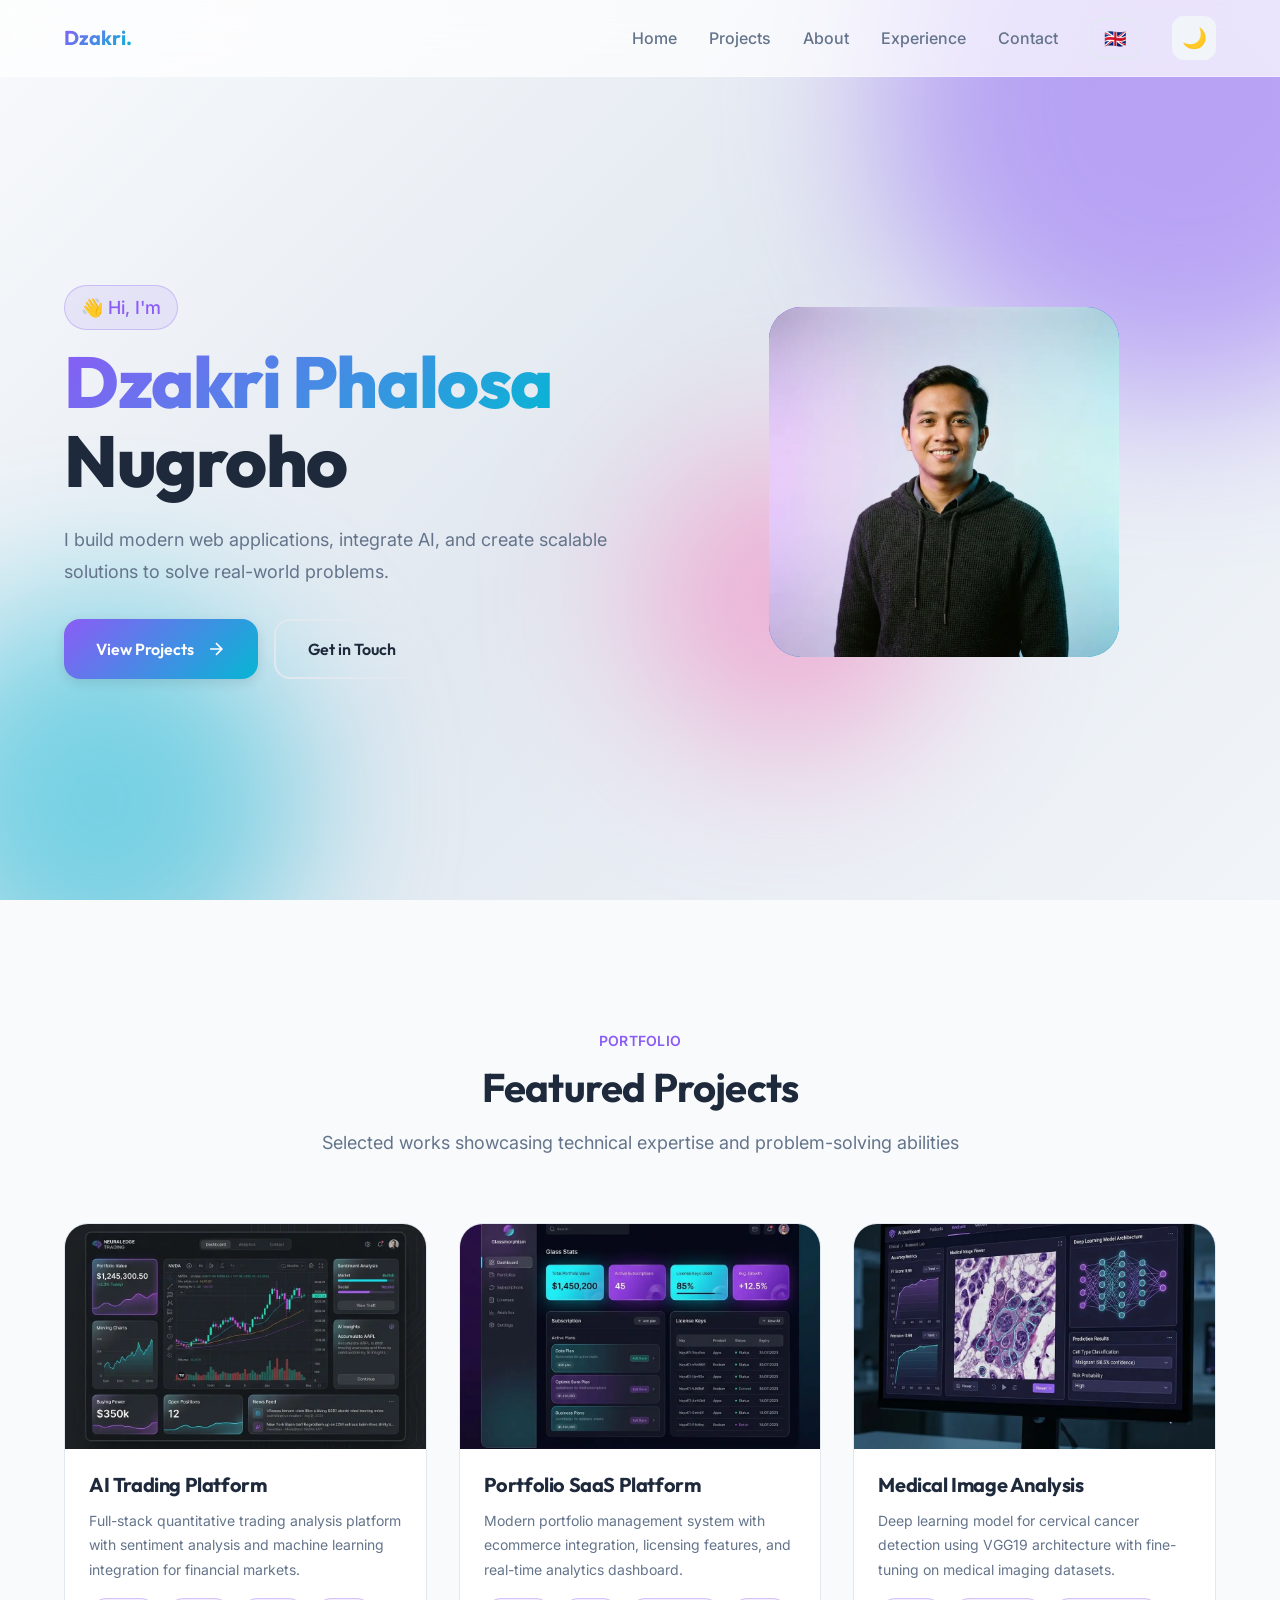
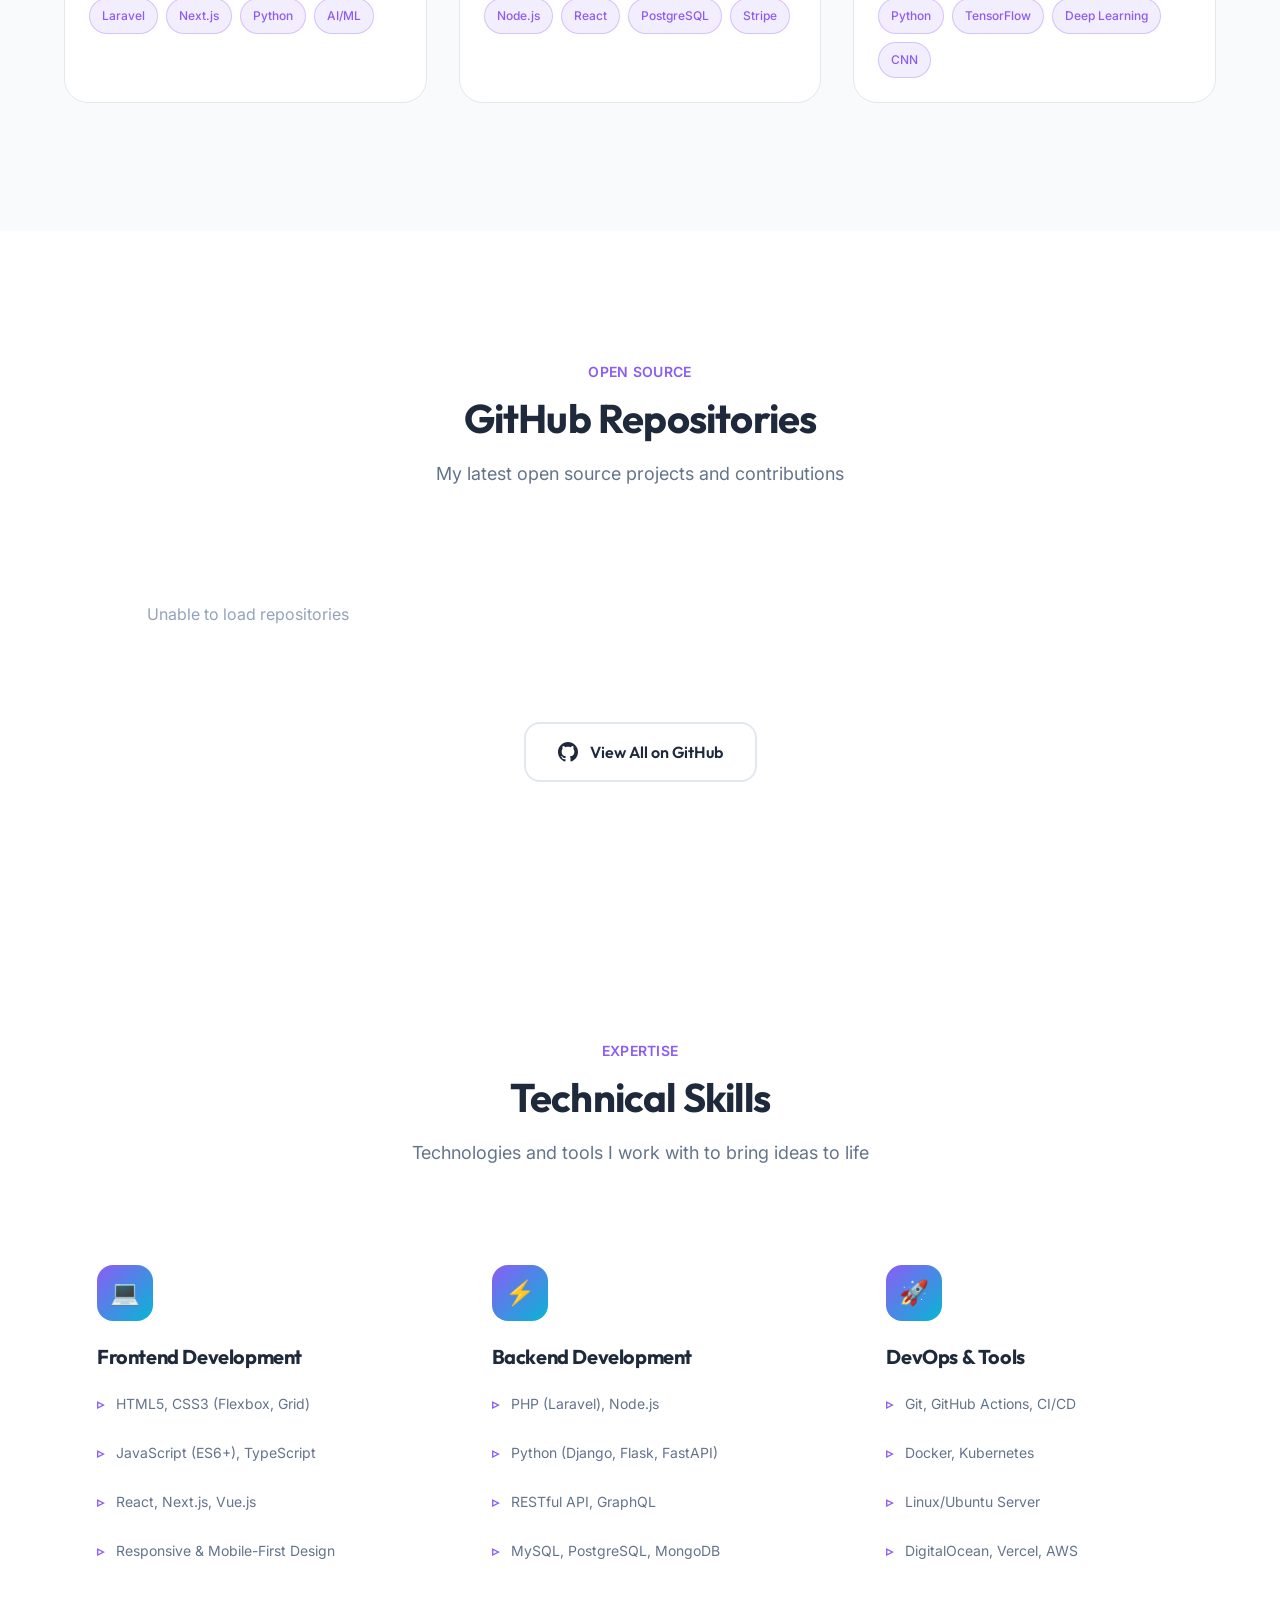
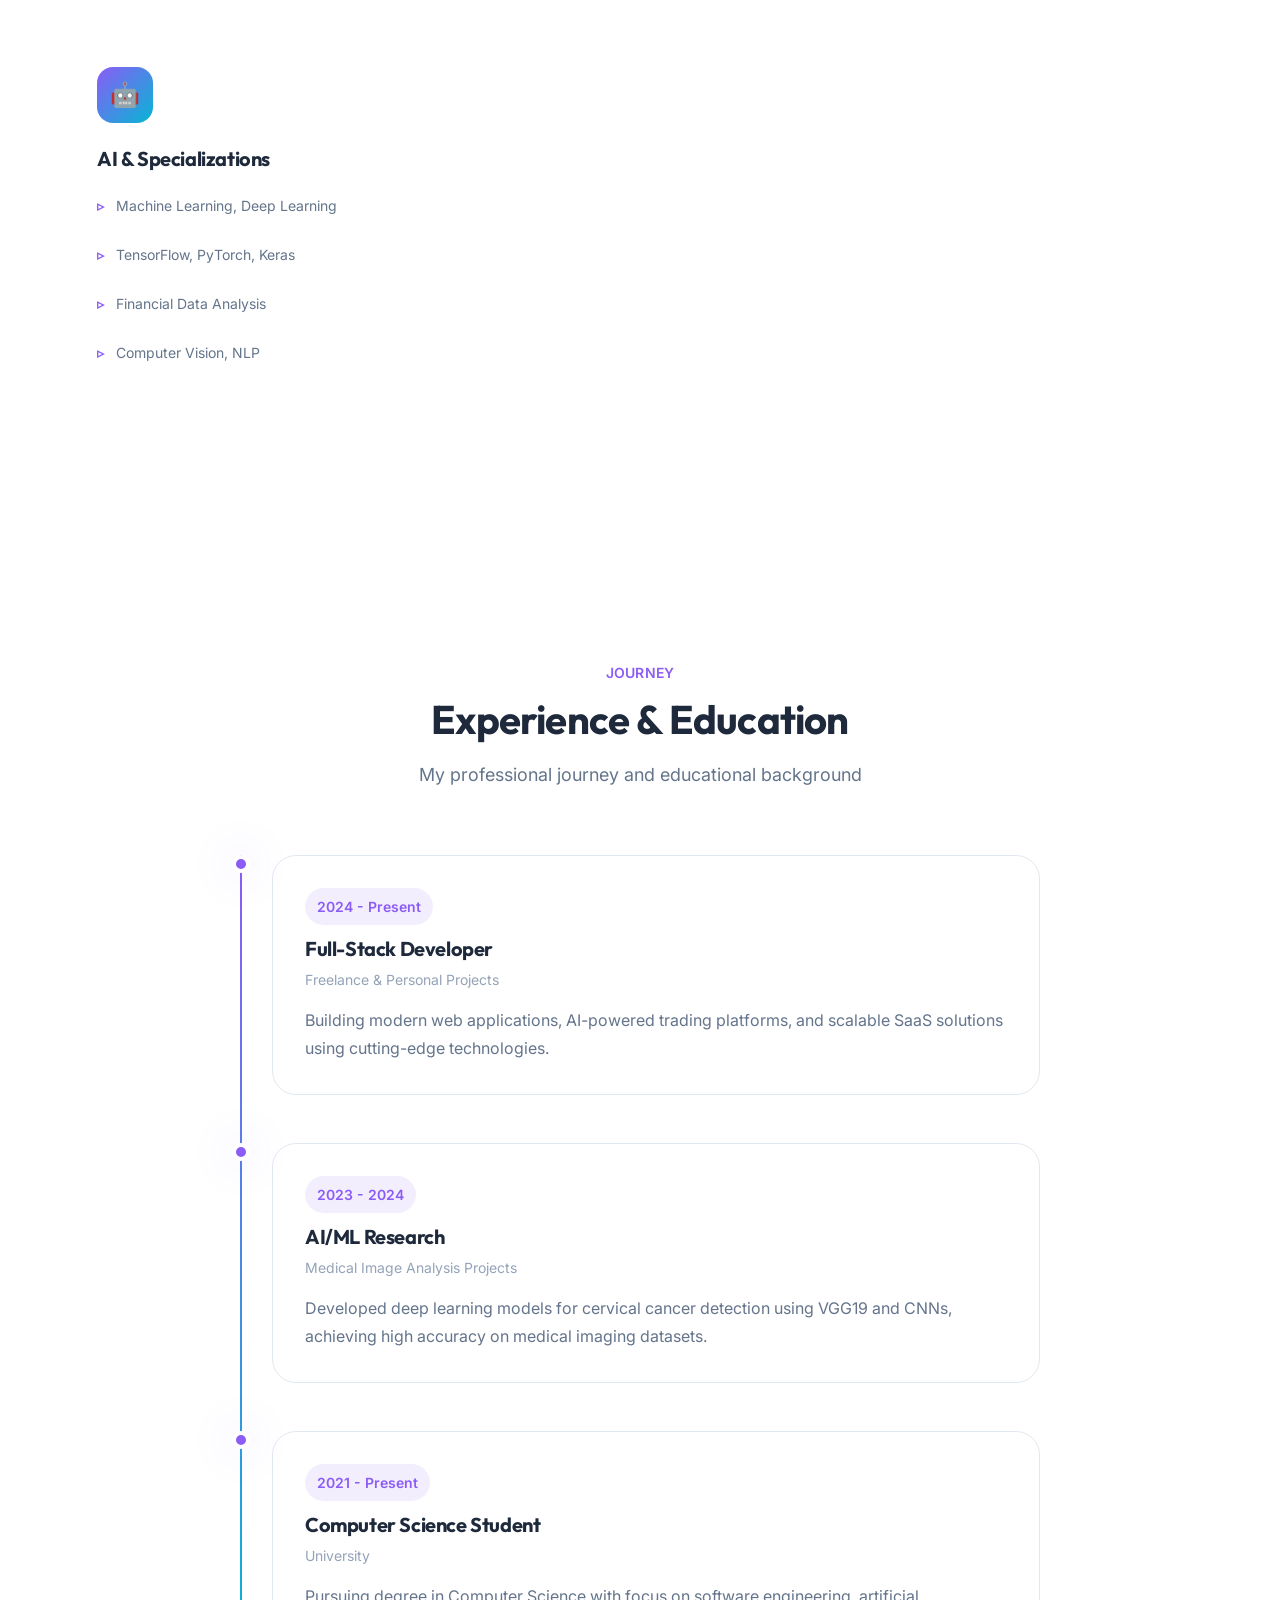
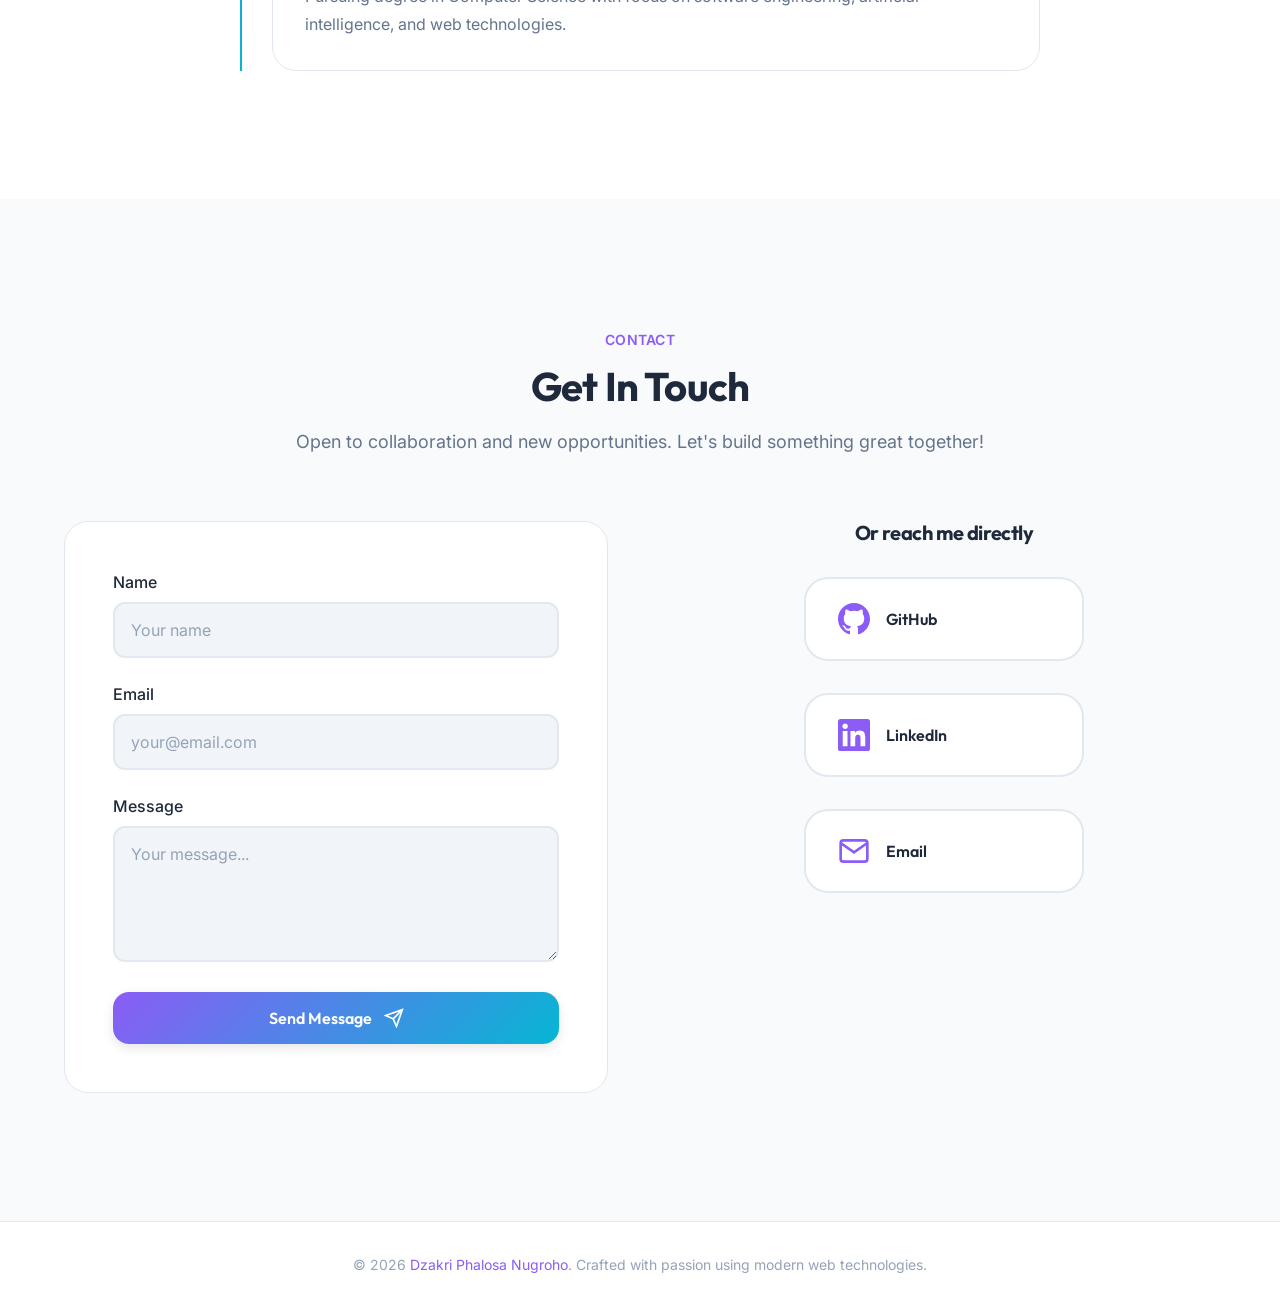
<file: index.html>
<!DOCTYPE html>
<html lang="id">

<head>
    <meta charset="UTF-8">
    <meta name="viewport" content="width=device-width, initial-scale=1.0">

    <!-- SEO Meta Tags -->
    <meta name="description"
        content="Portfolio Dzakri Phalosa Nugroho - Full-Stack Developer yang fokus pada modern web technologies, AI integration, dan scalable applications.">
    <meta name="keywords"
        content="Dzakri Phalosa Nugroho, full-stack developer, web developer, portfolio, AI, machine learning, Laravel, React, Next.js">
    <meta name="author" content="Dzakri Phalosa Nugroho">
    <meta name="robots" content="index, follow">

    <!-- Open Graph -->
    <meta property="og:title" content="Dzakri Phalosa Nugroho - Full-Stack Developer">
    <meta property="og:description"
        content="Portfolio profesional developer dengan fokus pada modern web technologies dan AI integration">
    <meta property="og:type" content="website">
    <meta property="og:url" content="https://kanekicraynet.github.io">
    <meta property="og:image" content="https://kanekicraynet.github.io/assets/images/og-image.png">

    <!-- Twitter Card -->
    <meta name="twitter:card" content="summary_large_image">
    <meta name="twitter:title" content="Dzakri Phalosa Nugroho - Full-Stack Developer">
    <meta name="twitter:description"
        content="Portfolio profesional developer dengan fokus pada modern web technologies">

    <title>Dzakri Phalosa Nugroho | Full-Stack Developer & Portfolio</title>

    <!-- Preconnect to Google Fonts -->
    <link rel="preconnect" href="https://fonts.googleapis.com">
    <link rel="preconnect" href="https://fonts.gstatic.com" crossorigin>

    <!-- Stylesheets -->
    <link rel="stylesheet" href="assets/css/variables.css">
    <link rel="stylesheet" href="assets/css/base.css">
    <link rel="stylesheet" href="assets/css/main.css">

    <!-- Favicon -->
    <link rel="icon" type="image/svg+xml" href="assets/images/favicon.svg">
    <link rel="apple-touch-icon" href="assets/images/icon-192.png">

    <!-- PWA Manifest -->
    <link rel="manifest" href="manifest.json">
    <meta name="theme-color" content="#8b5cf6">

    <!-- Theme Script (runs immediately to prevent flash) -->
    <script>
        const theme = localStorage.getItem('theme') || (window.matchMedia('(prefers-color-scheme: dark)').matches ? 'dark' : 'light');
        document.documentElement.setAttribute('data-theme', theme);
    </script>
</head>

<body>
    <!-- Navigation -->
    <nav class="navbar" role="navigation" aria-label="Main navigation">
        <div class="container">
            <a href="#home" class="logo" aria-label="Home">
                <span>Dzakri</span><span style="color: var(--color-secondary);">.</span>
            </a>

            <button class="nav-toggle" aria-label="Toggle menu" aria-expanded="false">
                <span></span>
                <span></span>
                <span></span>
            </button>

            <ul class="nav-menu">
                <li><a href="#home" data-i18n="nav.home">Home</a></li>
                <li><a href="#projects" data-i18n="nav.projects">Projects</a></li>
                <li><a href="#about" data-i18n="nav.about">About</a></li>
                <li><a href="#experience" data-i18n="nav.experience">Experience</a></li>
                <li><a href="#contact" data-i18n="nav.contact">Contact</a></li>
                <li><button id="lang-toggle" aria-label="Switch language">🇬🇧</button></li>
                <li><button id="theme-toggle" aria-label="Toggle dark mode">🌙</button></li>
            </ul>
        </div>
    </nav>

    <!-- Hero Section -->
    <header class="hero" id="home">
        <!-- Animated Background -->
        <div class="hero-bg">
            <div class="hero-bg-shape"></div>
            <div class="hero-bg-shape"></div>
            <div class="hero-bg-shape"></div>
        </div>

        <div class="container">
            <div class="hero-content">
                <span class="hero-subtitle" data-i18n="hero.greeting"><span class="wave-emoji">👋</span> Hi, I'm</span>
                <h1 class="hero-title">
                    <span class="gradient-text">Dzakri Phalosa</span>
                    <br>Nugroho
                </h1>
                <p class="hero-description" data-i18n="hero.subtitle">
                    <span class="typing-text">Full-Stack Developer</span> specializing in modern web technologies,
                    AI integration, and building scalable applications that make a difference.
                </p>

                <div class="hero-cta">
                    <a href="#projects" class="btn btn-primary">
                        <span>View Projects</span>
                        <svg width="20" height="20" viewBox="0 0 24 24" fill="none" stroke="currentColor"
                            stroke-width="2">
                            <path d="M5 12h14M12 5l7 7-7 7" />
                        </svg>
                    </a>
                    <a href="#contact" class="btn btn-secondary">
                        <span>Get in Touch</span>
                    </a>
                </div>
            </div>

            <div class="hero-visual">
                <div class="profile-card">
                    <img src="assets/images/profile.webp" alt="Dzakri Phalosa Nugroho" width="350" height="350"
                        loading="eager">
                </div>
            </div>
        </div>
    </header>

    <!-- Projects Section -->
    <section class="projects" id="projects">
        <div class="container">
            <div class="section-header reveal">
                <span class="section-tag">Portfolio</span>
                <h2 class="section-title">Featured Projects</h2>
                <p class="section-subtitle">Selected works showcasing technical expertise and problem-solving abilities
                </p>
            </div>

            <div class="project-grid">
                <!-- Project Card 1 -->
                <article class="project-card">
                    <div class="project-image">
                        <img src="assets/images/projects/project1.webp" alt="AI Trading Platform" width="600"
                            height="400" loading="lazy">
                        <div class="project-overlay">
                            <div class="project-links">
                                <a href="https://github.com/KanekiCraynet/project1" class="icon-link"
                                    aria-label="View code on GitHub" target="_blank" rel="noopener">
                                    <svg width="20" height="20" viewBox="0 0 24 24" fill="currentColor">
                                        <path
                                            d="M12 0c-6.626 0-12 5.373-12 12 0 5.302 3.438 9.8 8.207 11.387.599.111.793-.261.793-.577v-2.234c-3.338.726-4.033-1.416-4.033-1.416-.546-1.387-1.333-1.756-1.333-1.756-1.089-.745.083-.729.083-.729 1.205.084 1.839 1.237 1.839 1.237 1.07 1.834 2.807 1.304 3.492.997.107-.775.418-1.305.762-1.604-2.665-.305-5.467-1.334-5.467-5.931 0-1.311.469-2.381 1.236-3.221-.124-.303-.535-1.524.117-3.176 0 0 1.008-.322 3.301 1.23.957-.266 1.983-.399 3.003-.404 1.02.005 2.047.138 3.006.404 2.291-1.552 3.297-1.23 3.297-1.23.653 1.653.242 2.874.118 3.176.77.84 1.235 1.911 1.235 3.221 0 4.609-2.807 5.624-5.479 5.921.43.372.823 1.102.823 2.222v3.293c0 .319.192.694.801.576 4.765-1.589 8.199-6.086 8.199-11.386 0-6.627-5.373-12-12-12z" />
                                    </svg>
                                </a>
                                <a href="#" class="icon-link" aria-label="View live demo" target="_blank"
                                    rel="noopener">
                                    <svg width="20" height="20" viewBox="0 0 24 24" fill="none" stroke="currentColor"
                                        stroke-width="2">
                                        <path d="M18 13v6a2 2 0 0 1-2 2H5a2 2 0 0 1-2-2V8a2 2 0 0 1 2-2h6" />
                                        <polyline points="15 3 21 3 21 9" />
                                        <line x1="10" y1="14" x2="21" y2="3" />
                                    </svg>
                                </a>
                            </div>
                        </div>
                    </div>

                    <div class="project-content">
                        <h3>AI Trading Platform</h3>
                        <p>Full-stack quantitative trading analysis platform with sentiment analysis and machine
                            learning integration for financial markets.</p>

                        <div class="project-tags">
                            <span class="tag">Laravel</span>
                            <span class="tag">Next.js</span>
                            <span class="tag">Python</span>
                            <span class="tag">AI/ML</span>
                        </div>
                    </div>
                </article>

                <!-- Project Card 2 -->
                <article class="project-card">
                    <div class="project-image">
                        <img src="assets/images/projects/project2.webp" alt="Portfolio SaaS Platform" width="600"
                            height="400" loading="lazy">
                        <div class="project-overlay">
                            <div class="project-links">
                                <a href="https://github.com/KanekiCraynet/project2" class="icon-link"
                                    aria-label="View code on GitHub" target="_blank" rel="noopener">
                                    <svg width="20" height="20" viewBox="0 0 24 24" fill="currentColor">
                                        <path
                                            d="M12 0c-6.626 0-12 5.373-12 12 0 5.302 3.438 9.8 8.207 11.387.599.111.793-.261.793-.577v-2.234c-3.338.726-4.033-1.416-4.033-1.416-.546-1.387-1.333-1.756-1.333-1.756-1.089-.745.083-.729.083-.729 1.205.084 1.839 1.237 1.839 1.237 1.07 1.834 2.807 1.304 3.492.997.107-.775.418-1.305.762-1.604-2.665-.305-5.467-1.334-5.467-5.931 0-1.311.469-2.381 1.236-3.221-.124-.303-.535-1.524.117-3.176 0 0 1.008-.322 3.301 1.23.957-.266 1.983-.399 3.003-.404 1.02.005 2.047.138 3.006.404 2.291-1.552 3.297-1.23 3.297-1.23.653 1.653.242 2.874.118 3.176.77.84 1.235 1.911 1.235 3.221 0 4.609-2.807 5.624-5.479 5.921.43.372.823 1.102.823 2.222v3.293c0 .319.192.694.801.576 4.765-1.589 8.199-6.086 8.199-11.386 0-6.627-5.373-12-12-12z" />
                                    </svg>
                                </a>
                                <a href="#" class="icon-link" aria-label="View live demo" target="_blank"
                                    rel="noopener">
                                    <svg width="20" height="20" viewBox="0 0 24 24" fill="none" stroke="currentColor"
                                        stroke-width="2">
                                        <path d="M18 13v6a2 2 0 0 1-2 2H5a2 2 0 0 1-2-2V8a2 2 0 0 1 2-2h6" />
                                        <polyline points="15 3 21 3 21 9" />
                                        <line x1="10" y1="14" x2="21" y2="3" />
                                    </svg>
                                </a>
                            </div>
                        </div>
                    </div>

                    <div class="project-content">
                        <h3>Portfolio SaaS Platform</h3>
                        <p>Modern portfolio management system with ecommerce integration, licensing features, and
                            real-time analytics dashboard.</p>

                        <div class="project-tags">
                            <span class="tag">Node.js</span>
                            <span class="tag">React</span>
                            <span class="tag">PostgreSQL</span>
                            <span class="tag">Stripe</span>
                        </div>
                    </div>
                </article>

                <!-- Project Card 3 -->
                <article class="project-card">
                    <div class="project-image">
                        <img src="assets/images/projects/project3.webp" alt="Medical Image Analysis" width="600"
                            height="400" loading="lazy">
                        <div class="project-overlay">
                            <div class="project-links">
                                <a href="https://github.com/KanekiCraynet/project3" class="icon-link"
                                    aria-label="View code on GitHub" target="_blank" rel="noopener">
                                    <svg width="20" height="20" viewBox="0 0 24 24" fill="currentColor">
                                        <path
                                            d="M12 0c-6.626 0-12 5.373-12 12 0 5.302 3.438 9.8 8.207 11.387.599.111.793-.261.793-.577v-2.234c-3.338.726-4.033-1.416-4.033-1.416-.546-1.387-1.333-1.756-1.333-1.756-1.089-.745.083-.729.083-.729 1.205.084 1.839 1.237 1.839 1.237 1.07 1.834 2.807 1.304 3.492.997.107-.775.418-1.305.762-1.604-2.665-.305-5.467-1.334-5.467-5.931 0-1.311.469-2.381 1.236-3.221-.124-.303-.535-1.524.117-3.176 0 0 1.008-.322 3.301 1.23.957-.266 1.983-.399 3.003-.404 1.02.005 2.047.138 3.006.404 2.291-1.552 3.297-1.23 3.297-1.23.653 1.653.242 2.874.118 3.176.77.84 1.235 1.911 1.235 3.221 0 4.609-2.807 5.624-5.479 5.921.43.372.823 1.102.823 2.222v3.293c0 .319.192.694.801.576 4.765-1.589 8.199-6.086 8.199-11.386 0-6.627-5.373-12-12-12z" />
                                    </svg>
                                </a>
                                <a href="#" class="icon-link" aria-label="View live demo" target="_blank"
                                    rel="noopener">
                                    <svg width="20" height="20" viewBox="0 0 24 24" fill="none" stroke="currentColor"
                                        stroke-width="2">
                                        <path d="M18 13v6a2 2 0 0 1-2 2H5a2 2 0 0 1-2-2V8a2 2 0 0 1 2-2h6" />
                                        <polyline points="15 3 21 3 21 9" />
                                        <line x1="10" y1="14" x2="21" y2="3" />
                                    </svg>
                                </a>
                            </div>
                        </div>
                    </div>

                    <div class="project-content">
                        <h3>Medical Image Analysis</h3>
                        <p>Deep learning model for cervical cancer detection using VGG19 architecture with fine-tuning
                            on medical imaging datasets.</p>

                        <div class="project-tags">
                            <span class="tag">Python</span>
                            <span class="tag">TensorFlow</span>
                            <span class="tag">Deep Learning</span>
                            <span class="tag">CNN</span>
                        </div>
                    </div>
                </article>
            </div>
        </div>
    </section>

    <!-- GitHub Repos Section -->
    <section class="github-section" id="github">
        <div class="container">
            <div class="section-header reveal">
                <span class="section-tag" data-i18n="github.tag">Open Source</span>
                <h2 class="section-title" data-i18n="github.title">GitHub Repositories</h2>
                <p class="section-subtitle" data-i18n="github.subtitle">My latest open source projects and contributions
                </p>
            </div>

            <div id="github-stats" class="reveal"></div>

            <div id="github-repos" class="github-repos-grid reveal"></div>

            <div class="github-cta reveal">
                <a href="https://github.com/KanekiCraynet" class="btn btn-secondary" target="_blank" rel="noopener">
                    <svg width="20" height="20" viewBox="0 0 24 24" fill="currentColor">
                        <path
                            d="M12 0c-6.626 0-12 5.373-12 12 0 5.302 3.438 9.8 8.207 11.387.599.111.793-.261.793-.577v-2.234c-3.338.726-4.033-1.416-4.033-1.416-.546-1.387-1.333-1.756-1.333-1.756-1.089-.745.083-.729.083-.729 1.205.084 1.839 1.237 1.839 1.237 1.07 1.834 2.807 1.304 3.492.997.107-.775.418-1.305.762-1.604-2.665-.305-5.467-1.334-5.467-5.931 0-1.311.469-2.381 1.236-3.221-.124-.303-.535-1.524.117-3.176 0 0 1.008-.322 3.301 1.23.957-.266 1.983-.399 3.003-.404 1.02.005 2.047.138 3.006.404 2.291-1.552 3.297-1.23 3.297-1.23.653 1.653.242 2.874.118 3.176.77.84 1.235 1.911 1.235 3.221 0 4.609-2.807 5.624-5.479 5.921.43.372.823 1.102.823 2.222v3.293c0 .319.192.694.801.576 4.765-1.589 8.199-6.086 8.199-11.386 0-6.627-5.373-12-12-12z" />
                    </svg>
                    <span data-i18n="projects.viewAll">View All on GitHub</span>
                </a>
            </div>
        </div>
    </section>

    <!-- Skills Section -->
    <section class="skills" id="about">
        <div class="container">
            <div class="section-header reveal">
                <span class="section-tag">Expertise</span>
                <h2 class="section-title">Technical Skills</h2>
                <p class="section-subtitle">Technologies and tools I work with to bring ideas to life</p>
            </div>

            <div class="skills-grid">
                <div class="skill-category">
                    <div class="skill-icon">💻</div>
                    <h3>Frontend Development</h3>
                    <ul>
                        <li>HTML5, CSS3 (Flexbox, Grid)</li>
                        <li>JavaScript (ES6+), TypeScript</li>
                        <li>React, Next.js, Vue.js</li>
                        <li>Responsive & Mobile-First Design</li>
                    </ul>
                </div>

                <div class="skill-category">
                    <div class="skill-icon">⚡</div>
                    <h3>Backend Development</h3>
                    <ul>
                        <li>PHP (Laravel), Node.js</li>
                        <li>Python (Django, Flask, FastAPI)</li>
                        <li>RESTful API, GraphQL</li>
                        <li>MySQL, PostgreSQL, MongoDB</li>
                    </ul>
                </div>

                <div class="skill-category">
                    <div class="skill-icon">🚀</div>
                    <h3>DevOps & Tools</h3>
                    <ul>
                        <li>Git, GitHub Actions, CI/CD</li>
                        <li>Docker, Kubernetes</li>
                        <li>Linux/Ubuntu Server</li>
                        <li>DigitalOcean, Vercel, AWS</li>
                    </ul>
                </div>

                <div class="skill-category">
                    <div class="skill-icon">🤖</div>
                    <h3>AI & Specializations</h3>
                    <ul>
                        <li>Machine Learning, Deep Learning</li>
                        <li>TensorFlow, PyTorch, Keras</li>
                        <li>Financial Data Analysis</li>
                        <li>Computer Vision, NLP</li>
                    </ul>
                </div>
            </div>
        </div>
    </section>

    <!-- Experience Section -->
    <section class="experience" id="experience">
        <div class="container">
            <div class="section-header reveal">
                <span class="section-tag">Journey</span>
                <h2 class="section-title">Experience & Education</h2>
                <p class="section-subtitle">My professional journey and educational background</p>
            </div>

            <div class="timeline">
                <div class="timeline-item reveal">
                    <div class="timeline-marker"></div>
                    <div class="timeline-content">
                        <span class="timeline-date">2024 - Present</span>
                        <h3>Full-Stack Developer</h3>
                        <p class="timeline-company">Freelance & Personal Projects</p>
                        <p>Building modern web applications, AI-powered trading platforms, and scalable SaaS solutions
                            using cutting-edge technologies.</p>
                    </div>
                </div>

                <div class="timeline-item reveal">
                    <div class="timeline-marker"></div>
                    <div class="timeline-content">
                        <span class="timeline-date">2023 - 2024</span>
                        <h3>AI/ML Research</h3>
                        <p class="timeline-company">Medical Image Analysis Projects</p>
                        <p>Developed deep learning models for cervical cancer detection using VGG19 and CNNs, achieving
                            high accuracy on medical imaging datasets.</p>
                    </div>
                </div>

                <div class="timeline-item reveal">
                    <div class="timeline-marker"></div>
                    <div class="timeline-content">
                        <span class="timeline-date">2021 - Present</span>
                        <h3>Computer Science Student</h3>
                        <p class="timeline-company">University</p>
                        <p>Pursuing degree in Computer Science with focus on software engineering, artificial
                            intelligence, and web technologies.</p>
                    </div>
                </div>
            </div>
        </div>
    </section>

    <!-- Contact Section -->
    <section class="contact" id="contact">
        <div class="container">
            <div class="section-header reveal">
                <span class="section-tag">Contact</span>
                <h2 class="section-title">Get In Touch</h2>
                <p class="section-subtitle">Open to collaboration and new opportunities. Let's build something great
                    together!</p>
            </div>

            <div class="contact-wrapper">
                <!-- Contact Form -->
                <form class="contact-form reveal" action="https://formspree.io/f/xpwzjqkl" method="POST">
                    <div class="form-group">
                        <label for="name">Name</label>
                        <input type="text" id="name" name="name" required placeholder="Your name">
                    </div>
                    <div class="form-group">
                        <label for="email">Email</label>
                        <input type="email" id="email" name="email" required placeholder="your@email.com">
                    </div>
                    <div class="form-group">
                        <label for="message">Message</label>
                        <textarea id="message" name="message" rows="5" required
                            placeholder="Your message..."></textarea>
                    </div>
                    <button type="submit" class="btn btn-primary">
                        <span>Send Message</span>
                        <svg width="20" height="20" viewBox="0 0 24 24" fill="none" stroke="currentColor"
                            stroke-width="2">
                            <line x1="22" y1="2" x2="11" y2="13"></line>
                            <polygon points="22 2 15 22 11 13 2 9 22 2"></polygon>
                        </svg>
                    </button>
                </form>

                <!-- Social Links -->
                <div class="contact-info reveal">
                    <h3>Or reach me directly</h3>
                    <div class="contact-links">
                        <a href="https://github.com/KanekiCraynet" class="contact-card" target="_blank" rel="noopener">
                            <svg width="32" height="32" viewBox="0 0 24 24" fill="currentColor">
                                <path
                                    d="M12 0c-6.626 0-12 5.373-12 12 0 5.302 3.438 9.8 8.207 11.387.599.111.793-.261.793-.577v-2.234c-3.338.726-4.033-1.416-4.033-1.416-.546-1.387-1.333-1.756-1.333-1.756-1.089-.745.083-.729.083-.729 1.205.084 1.839 1.237 1.839 1.237 1.07 1.834 2.807 1.304 3.492.997.107-.775.418-1.305.762-1.604-2.665-.305-5.467-1.334-5.467-5.931 0-1.311.469-2.381 1.236-3.221-.124-.303-.535-1.524.117-3.176 0 0 1.008-.322 3.301 1.23.957-.266 1.983-.399 3.003-.404 1.02.005 2.047.138 3.006.404 2.291-1.552 3.297-1.23 3.297-1.23.653 1.653.242 2.874.118 3.176.77.84 1.235 1.911 1.235 3.221 0 4.609-2.807 5.624-5.479 5.921.43.372.823 1.102.823 2.222v3.293c0 .319.192.694.801.576 4.765-1.589 8.199-6.086 8.199-11.386 0-6.627-5.373-12-12-12z" />
                            </svg>
                            <span>GitHub</span>
                        </a>

                        <a href="https://linkedin.com/in/phalosanugroho" class="contact-card" target="_blank"
                            rel="noopener">
                            <svg width="32" height="32" viewBox="0 0 24 24" fill="currentColor">
                                <path
                                    d="M20.447 20.452h-3.554v-5.569c0-1.328-.027-3.037-1.852-3.037-1.853 0-2.136 1.445-2.136 2.939v5.667H9.351V9h3.414v1.561h.046c.477-.9 1.637-1.85 3.37-1.85 3.601 0 4.267 2.37 4.267 5.455v6.286zM5.337 7.433c-1.144 0-2.063-.926-2.063-2.065 0-1.138.92-2.063 2.063-2.063 1.14 0 2.064.925 2.064 2.063 0 1.139-.925 2.065-2.064 2.065zm1.782 13.019H3.555V9h3.564v11.452zM22.225 0H1.771C.792 0 0 .774 0 1.729v20.542C0 23.227.792 24 1.771 24h20.451C23.2 24 24 23.227 24 22.271V1.729C24 .774 23.2 0 22.222 0h.003z" />
                            </svg>
                            <span>LinkedIn</span>
                        </a>

                        <a href="mailto:osanugroho03@gmail.com" class="contact-card">
                            <svg width="32" height="32" viewBox="0 0 24 24" fill="none" stroke="currentColor"
                                stroke-width="2">
                                <path d="M4 4h16c1.1 0 2 .9 2 2v12c0 1.1-.9 2-2 2H4c-1.1 0-2-.9-2-2V6c0-1.1.9-2 2-2z" />
                                <polyline points="22,6 12,13 2,6" />
                            </svg>
                            <span>Email</span>
                        </a>
                    </div>
                </div>
            </div>
        </div>
    </section>

    <!-- Footer -->
    <footer class="footer">
        <div class="container">
            <p>© 2026 <a href="#home">Dzakri Phalosa Nugroho</a>. Crafted with passion using modern web technologies.
            </p>
        </div>
    </footer>

    <!-- Scripts -->
    <script src="assets/js/i18n.js"></script>
    <script src="assets/js/github.js"></script>
    <script src="assets/js/theme.js"></script>
    <script src="assets/js/main.js"></script>
</body>

</html>
</file>
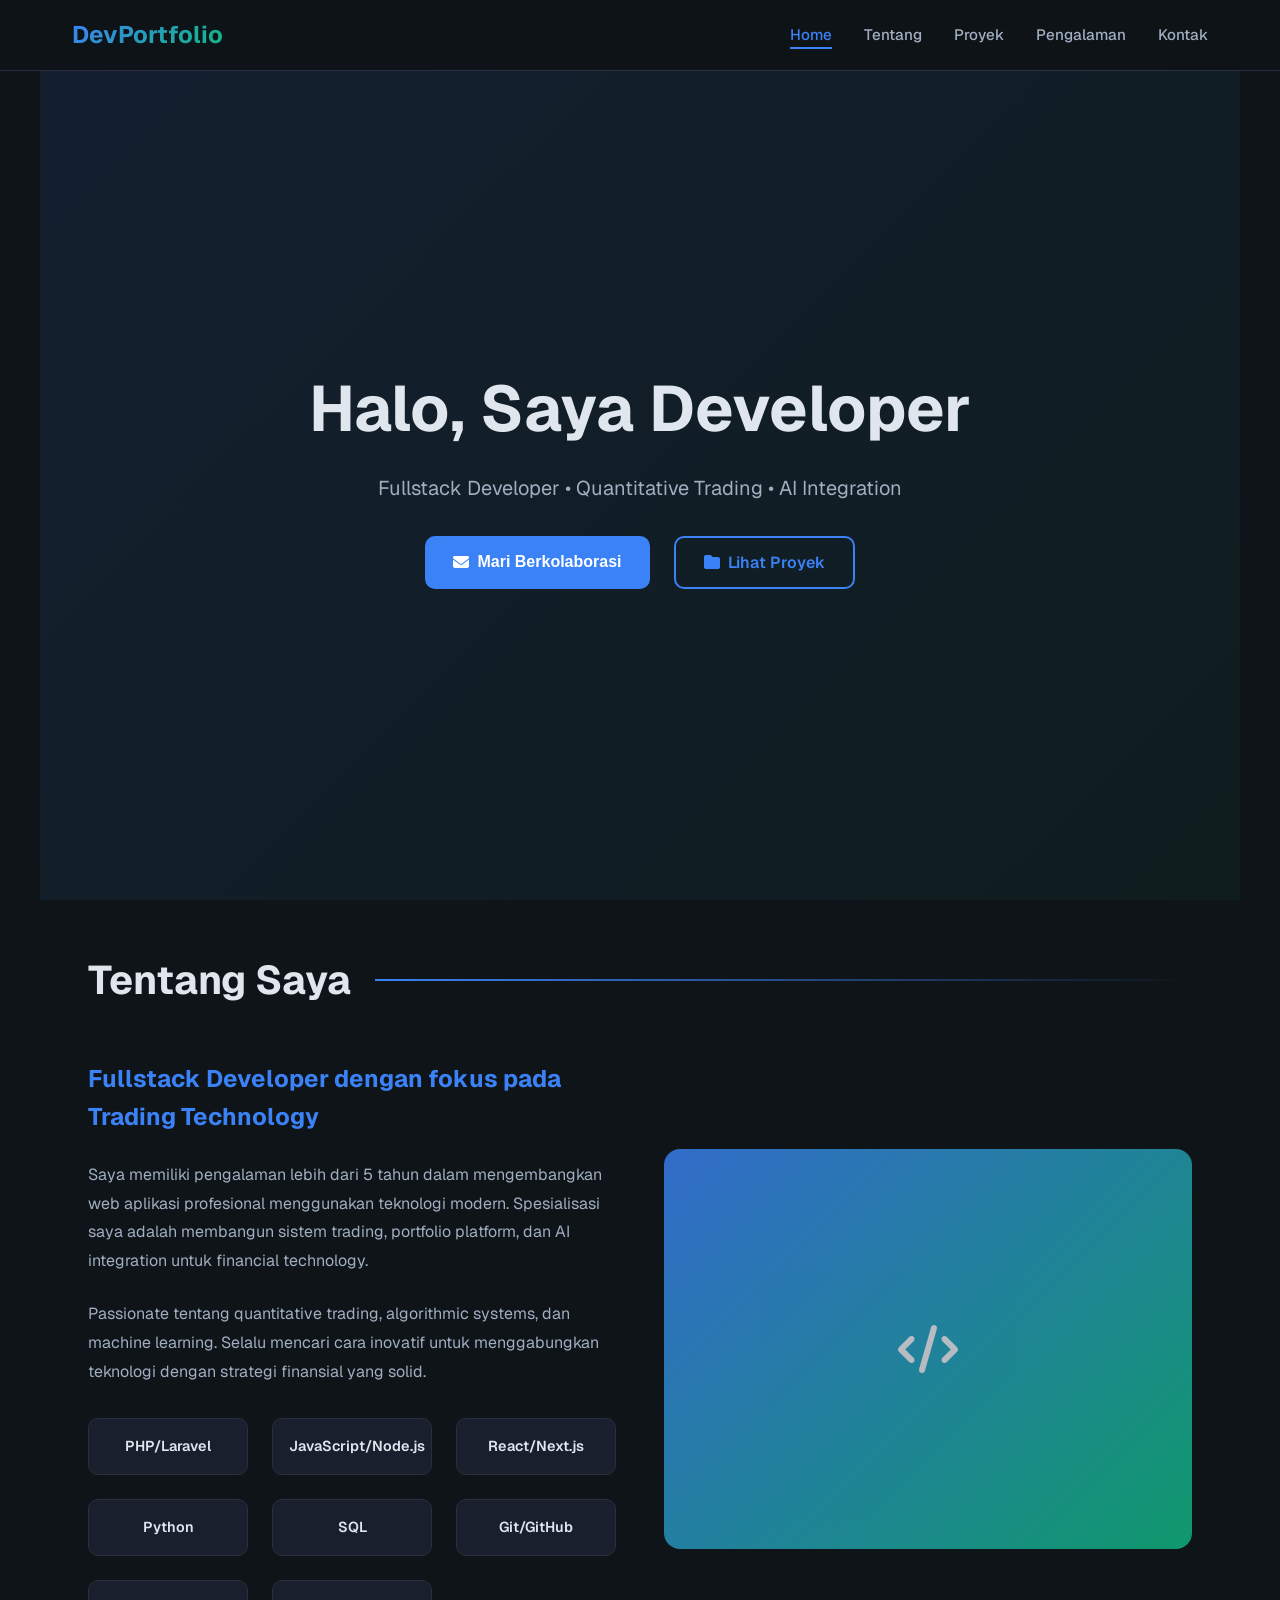
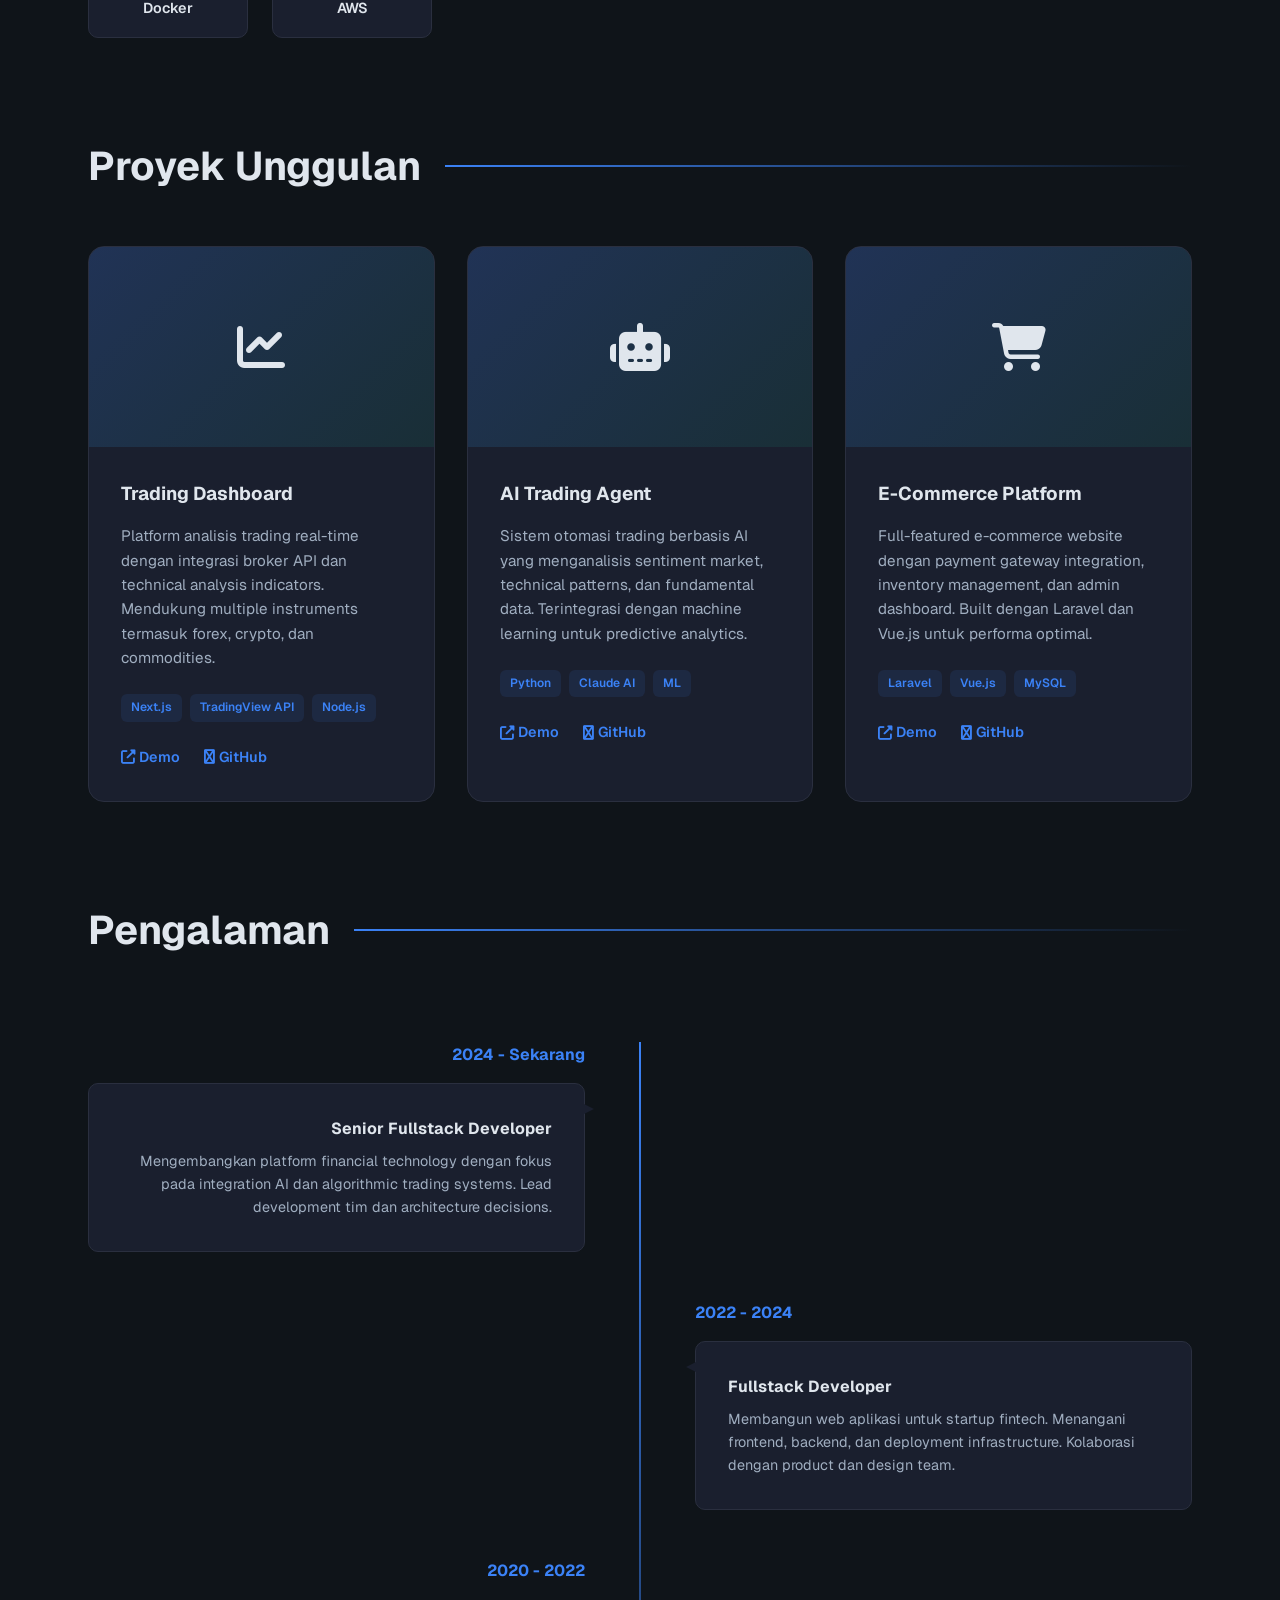
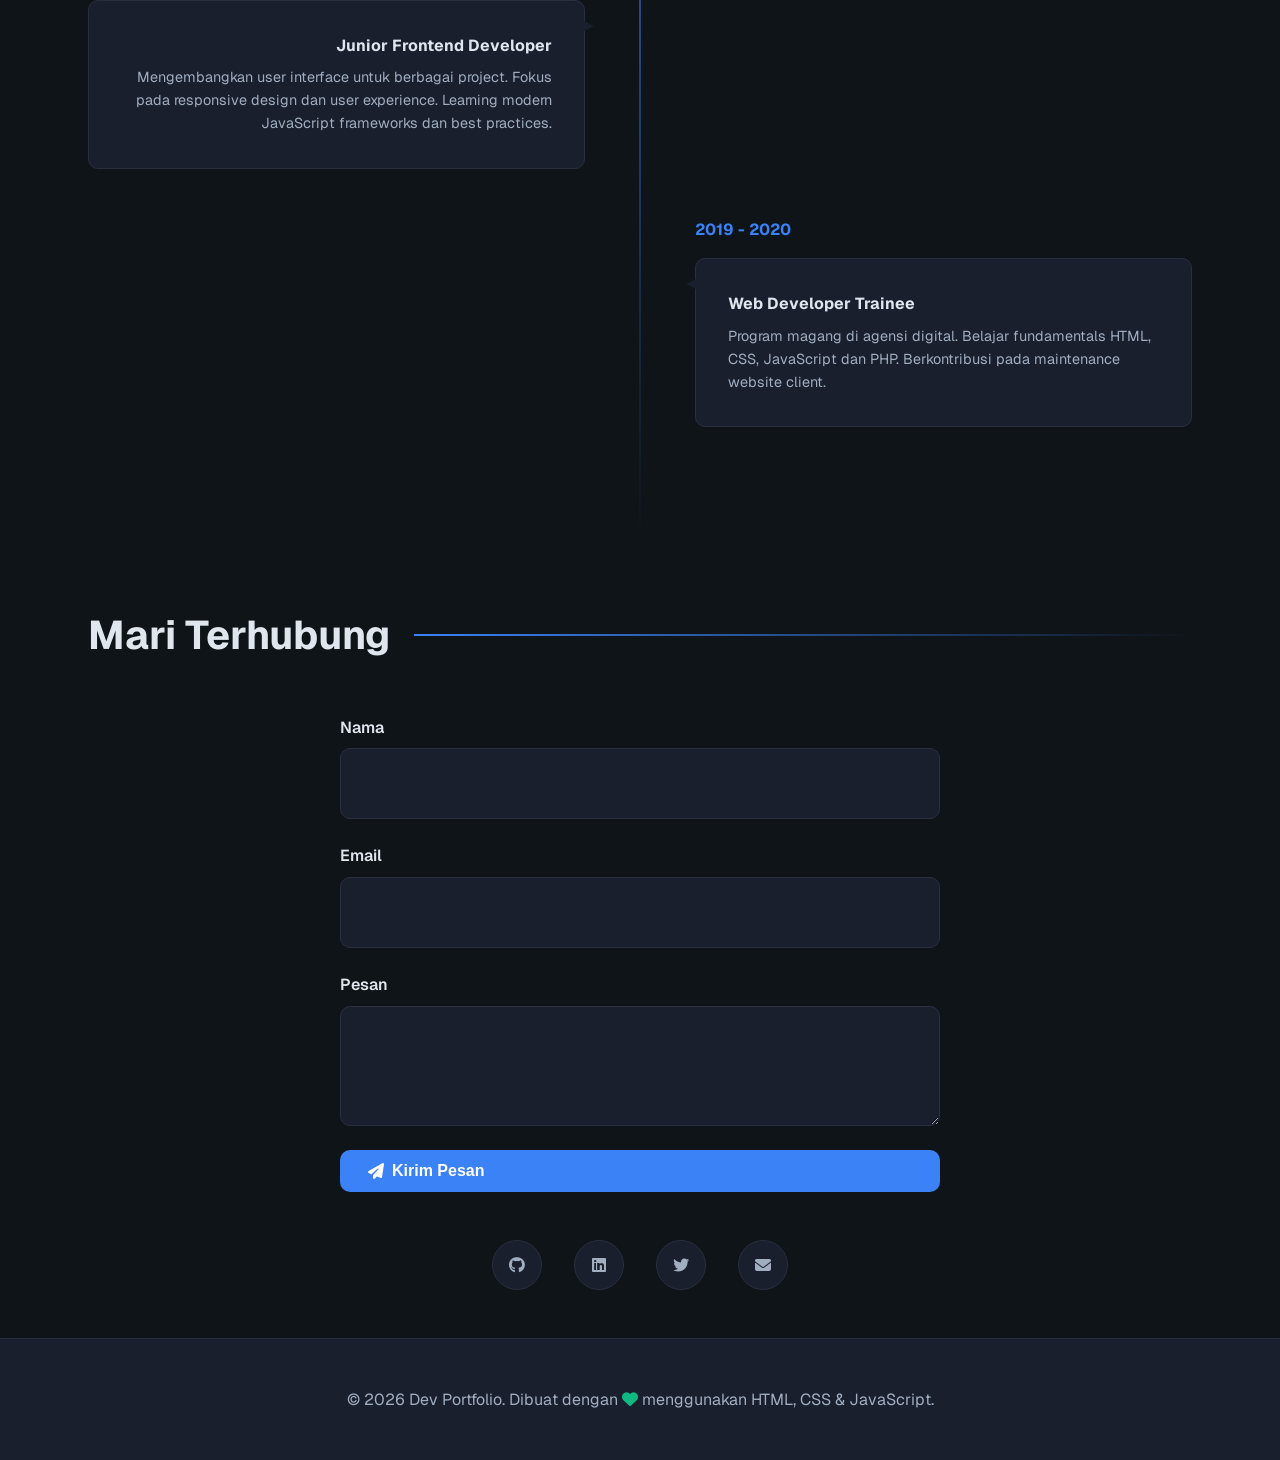
<file: Portfolio GitHub Pages.html>
<!DOCTYPE html>
<html lang="id">
<head>
    <meta charset="UTF-8">
    <meta name="viewport" content="width=device-width, initial-scale=1.0">
    <meta name="description" content="Portfolio profesional - Fullstack Developer & Quantitative Trading Enthusiast">
    <meta name="keywords" content="developer, portfolio, frontend, backend, trading">
    <meta name="author" content="Your Name">
    <title>Portfolio - Fullstack Developer</title>
    <link rel="preconnect" href="https://fonts.googleapis.com">
    <link rel="preconnect" href="https://fonts.gstatic.com" crossorigin>
    <link href="https://fonts.googleapis.com/css2?family=Geist:wght@400;500;600;700&display=swap" rel="stylesheet">
    <link href="https://cdnjs.cloudflare.com/ajax/libs/font-awesome/6.4.0/css/all.min.css" rel="stylesheet">
    <style>
        :root {
            --color-bg: #0f1419;
            --color-surface: #1a1f2e;
            --color-border: #2a2f3f;
            --color-text: #e0e6ed;
            --color-text-muted: #a0aec0;
            --color-primary: #3b82f6;
            --color-primary-hover: #2563eb;
            --color-accent: #10b981;
            --color-warning: #f59e0b;
            --space-xs: 0.5rem;
            --space-sm: 1rem;
            --space-md: 1.5rem;
            --space-lg: 2rem;
            --space-xl: 3rem;
            --radius-sm: 6px;
            --radius-md: 10px;
            --radius-lg: 16px;
            --transition: all 0.3s cubic-bezier(0.4, 0, 0.2, 1);
        }

        * {
            margin: 0;
            padding: 0;
            box-sizing: border-box;
        }

        html {
            scroll-behavior: smooth;
        }

        body {
            font-family: 'Geist', -apple-system, BlinkMacSystemFont, 'Segoe UI', sans-serif;
            background-color: var(--color-bg);
            color: var(--color-text);
            line-height: 1.6;
            overflow-x: hidden;
        }

        /* ===== HEADER & NAVIGATION ===== */
        header {
            position: fixed;
            top: 0;
            width: 100%;
            background: rgba(15, 20, 25, 0.95);
            backdrop-filter: blur(8px);
            border-bottom: 1px solid var(--color-border);
            z-index: 1000;
        }

        nav {
            display: flex;
            justify-content: space-between;
            align-items: center;
            padding: var(--space-sm) var(--space-lg);
            max-width: 1200px;
            margin: 0 auto;
            width: 100%;
        }

        .logo {
            font-size: 1.5rem;
            font-weight: 700;
            background: linear-gradient(135deg, var(--color-primary) 0%, var(--color-accent) 100%);
            -webkit-background-clip: text;
            -webkit-text-fill-color: transparent;
            background-clip: text;
        }

        .nav-links {
            display: flex;
            gap: var(--space-lg);
            list-style: none;
        }

        .nav-links a {
            color: var(--color-text-muted);
            text-decoration: none;
            font-size: 0.95rem;
            font-weight: 500;
            transition: var(--transition);
            position: relative;
        }

        .nav-links a:hover,
        .nav-links a.active {
            color: var(--color-primary);
        }

        .nav-links a.active::after {
            content: '';
            position: absolute;
            bottom: -5px;
            left: 0;
            width: 100%;
            height: 2px;
            background: var(--color-primary);
        }

        .menu-toggle {
            display: none;
            background: none;
            border: none;
            color: var(--color-text);
            font-size: 1.5rem;
            cursor: pointer;
        }

        /* ===== HERO SECTION ===== */
        .hero {
            margin-top: 60px;
            min-height: calc(100vh - 60px);
            display: flex;
            align-items: center;
            justify-content: center;
            padding: var(--space-xl);
            background: linear-gradient(135deg, rgba(59, 130, 244, 0.1) 0%, rgba(16, 185, 129, 0.05) 100%);
            position: relative;
            overflow: hidden;
        }

        .hero::before {
            content: '';
            position: absolute;
            top: -50%;
            right: -20%;
            width: 400px;
            height: 400px;
            background: radial-gradient(circle, rgba(59, 130, 244, 0.1) 0%, transparent 70%);
            border-radius: 50%;
        }

        .hero-content {
            text-align: center;
            max-width: 700px;
            z-index: 1;
        }

        .hero h1 {
            font-size: clamp(2.5rem, 8vw, 4rem);
            font-weight: 700;
            margin-bottom: var(--space-md);
            line-height: 1.2;
        }

        .hero .subtitle {
            font-size: clamp(1rem, 2vw, 1.25rem);
            color: var(--color-text-muted);
            margin-bottom: var(--space-lg);
        }

        .cta-buttons {
            display: flex;
            gap: var(--space-md);
            justify-content: center;
            flex-wrap: wrap;
            margin-top: var(--space-lg);
        }

        .btn {
            padding: 12px 28px;
            border-radius: var(--radius-md);
            font-size: 1rem;
            font-weight: 600;
            cursor: pointer;
            transition: var(--transition);
            text-decoration: none;
            display: inline-flex;
            align-items: center;
            gap: var(--space-xs);
            border: none;
        }

        .btn-primary {
            background: var(--color-primary);
            color: white;
        }

        .btn-primary:hover {
            background: var(--color-primary-hover);
            transform: translateY(-2px);
            box-shadow: 0 12px 24px rgba(59, 130, 244, 0.3);
        }

        .btn-secondary {
            background: transparent;
            color: var(--color-primary);
            border: 2px solid var(--color-primary);
        }

        .btn-secondary:hover {
            background: var(--color-primary);
            color: white;
        }

        /* ===== SECTIONS ===== */
        section {
            padding: var(--space-xl);
            max-width: 1200px;
            margin: 0 auto;
        }

        .section-title {
            font-size: clamp(2rem, 5vw, 2.5rem);
            font-weight: 700;
            margin-bottom: var(--space-xl);
            color: var(--color-text);
            display: flex;
            align-items: center;
            gap: var(--space-md);
        }

        .section-title::after {
            content: '';
            flex: 1;
            height: 2px;
            background: linear-gradient(90deg, var(--color-primary) 0%, transparent 100%);
        }

        /* ===== ABOUT SECTION ===== */
        .about-grid {
            display: grid;
            grid-template-columns: 1fr 1fr;
            gap: var(--space-xl);
            align-items: center;
        }

        .about-text h3 {
            font-size: 1.5rem;
            margin-bottom: var(--space-md);
            color: var(--color-primary);
        }

        .about-text p {
            margin-bottom: var(--space-md);
            color: var(--color-text-muted);
            line-height: 1.8;
        }

        .skills-grid {
            display: grid;
            grid-template-columns: repeat(auto-fit, minmax(120px, 1fr));
            gap: var(--space-md);
            margin-top: var(--space-lg);
        }

        .skill-tag {
            background: var(--color-surface);
            border: 1px solid var(--color-border);
            padding: var(--space-sm);
            border-radius: var(--radius-md);
            text-align: center;
            font-size: 0.9rem;
            font-weight: 600;
            transition: var(--transition);
        }

        .skill-tag:hover {
            background: var(--color-primary);
            border-color: var(--color-primary);
            transform: translateY(-4px);
        }

        .about-image {
            width: 100%;
            height: 400px;
            background: linear-gradient(135deg, var(--color-primary), var(--color-accent));
            border-radius: var(--radius-lg);
            display: flex;
            align-items: center;
            justify-content: center;
            font-size: 3rem;
            opacity: 0.8;
        }

        /* ===== PROJECTS SECTION ===== */
        .projects-grid {
            display: grid;
            grid-template-columns: repeat(auto-fit, minmax(300px, 1fr));
            gap: var(--space-lg);
        }

        .project-card {
            background: var(--color-surface);
            border: 1px solid var(--color-border);
            border-radius: var(--radius-lg);
            overflow: hidden;
            transition: var(--transition);
        }

        .project-card:hover {
            border-color: var(--color-primary);
            box-shadow: 0 20px 40px rgba(59, 130, 244, 0.15);
            transform: translateY(-8px);
        }

        .project-image {
            width: 100%;
            height: 200px;
            background: linear-gradient(135deg, rgba(59, 130, 244, 0.2) 0%, rgba(16, 185, 129, 0.1) 100%);
            display: flex;
            align-items: center;
            justify-content: center;
            font-size: 3rem;
        }

        .project-content {
            padding: var(--space-lg);
        }

        .project-content h3 {
            margin-bottom: var(--space-sm);
            color: var(--color-text);
        }

        .project-content p {
            color: var(--color-text-muted);
            font-size: 0.95rem;
            margin-bottom: var(--space-md);
            line-height: 1.6;
        }

        .project-tags {
            display: flex;
            flex-wrap: wrap;
            gap: var(--space-xs);
            margin-bottom: var(--space-md);
        }

        .project-tag {
            font-size: 0.75rem;
            background: rgba(59, 130, 244, 0.1);
            color: var(--color-primary);
            padding: 4px 10px;
            border-radius: var(--radius-sm);
            font-weight: 600;
        }

        .project-links {
            display: flex;
            gap: var(--space-md);
        }

        .project-links a {
            color: var(--color-primary);
            text-decoration: none;
            font-size: 0.9rem;
            font-weight: 600;
            display: flex;
            align-items: center;
            gap: 4px;
            transition: var(--transition);
        }

        .project-links a:hover {
            color: var(--color-accent);
            transform: translateX(4px);
        }

        /* ===== EXPERIENCE SECTION ===== */
        .timeline {
            position: relative;
            padding: var(--space-lg) 0;
        }

        .timeline::before {
            content: '';
            position: absolute;
            left: 50%;
            transform: translateX(-50%);
            width: 2px;
            height: 100%;
            background: linear-gradient(180deg, var(--color-primary) 0%, transparent 100%);
        }

        .timeline-item {
            margin-bottom: var(--space-xl);
            width: 45%;
        }

        .timeline-item:nth-child(odd) {
            margin-left: 0;
            text-align: right;
        }

        .timeline-item:nth-child(even) {
            margin-left: auto;
        }

        .timeline-content {
            background: var(--color-surface);
            border: 1px solid var(--color-border);
            padding: var(--space-lg);
            border-radius: var(--radius-md);
            position: relative;
        }

        .timeline-item:nth-child(odd) .timeline-content::after {
            content: '';
            position: absolute;
            right: -10px;
            top: 20px;
            width: 0;
            height: 0;
            border-left: 10px solid var(--color-surface);
            border-top: 5px solid transparent;
            border-bottom: 5px solid transparent;
        }

        .timeline-item:nth-child(even) .timeline-content::after {
            content: '';
            position: absolute;
            left: -10px;
            top: 20px;
            width: 0;
            height: 0;
            border-right: 10px solid var(--color-surface);
            border-top: 5px solid transparent;
            border-bottom: 5px solid transparent;
        }

        .timeline-date {
            font-weight: 700;
            color: var(--color-primary);
            margin-bottom: var(--space-sm);
        }

        .timeline-content h4 {
            color: var(--color-text);
            margin-bottom: var(--space-xs);
        }

        .timeline-content p {
            color: var(--color-text-muted);
            font-size: 0.9rem;
        }

        /* ===== CONTACT SECTION ===== */
        .contact-container {
            max-width: 600px;
            margin: 0 auto;
        }

        .contact-form {
            display: flex;
            flex-direction: column;
            gap: var(--space-md);
        }

        .form-group {
            display: flex;
            flex-direction: column;
        }

        .form-group label {
            margin-bottom: var(--space-xs);
            font-weight: 600;
            color: var(--color-text);
        }

        .form-group input,
        .form-group textarea {
            background: var(--color-surface);
            border: 1px solid var(--color-border);
            color: var(--color-text);
            padding: var(--space-md);
            border-radius: var(--radius-md);
            font-family: inherit;
            font-size: 1rem;
            transition: var(--transition);
        }

        .form-group input:focus,
        .form-group textarea:focus {
            outline: none;
            border-color: var(--color-primary);
            box-shadow: 0 0 0 3px rgba(59, 130, 244, 0.1);
        }

        .form-group textarea {
            resize: vertical;
            min-height: 120px;
        }

        .social-links {
            display: flex;
            justify-content: center;
            gap: var(--space-lg);
            margin-top: var(--space-xl);
        }

        .social-links a {
            width: 50px;
            height: 50px;
            display: flex;
            align-items: center;
            justify-content: center;
            background: var(--color-surface);
            border: 1px solid var(--color-border);
            border-radius: 50%;
            color: var(--color-text-muted);
            transition: var(--transition);
            text-decoration: none;
        }

        .social-links a:hover {
            background: var(--color-primary);
            border-color: var(--color-primary);
            color: white;
            transform: translateY(-4px);
        }

        /* ===== FOOTER ===== */
        footer {
            background: var(--color-surface);
            border-top: 1px solid var(--color-border);
            padding: var(--space-xl);
            text-align: center;
            color: var(--color-text-muted);
        }

        footer p {
            margin: 0;
        }

        /* ===== RESPONSIVE ===== */
        @media (max-width: 768px) {
            .nav-links {
                display: none;
                position: absolute;
                top: 60px;
                left: 0;
                right: 0;
                flex-direction: column;
                background: var(--color-surface);
                border-bottom: 1px solid var(--color-border);
                gap: 0;
                padding: var(--space-lg);
            }

            .nav-links.active {
                display: flex;
            }

            .nav-links a {
                padding: var(--space-md) 0;
                border-bottom: 1px solid var(--color-border);
            }

            .menu-toggle {
                display: block;
            }

            .about-grid {
                grid-template-columns: 1fr;
            }

            .about-image {
                height: 300px;
            }

            .timeline::before {
                left: 20px;
            }

            .timeline-item,
            .timeline-item:nth-child(odd) {
                width: 100%;
                margin-left: 60px !important;
                text-align: left !important;
            }

            .timeline-content::after {
                display: none;
            }

            .timeline-item::before {
                content: '';
                position: absolute;
                left: -43px;
                top: 0;
                width: 16px;
                height: 16px;
                background: var(--color-primary);
                border: 3px solid var(--color-bg);
                border-radius: 50%;
            }

            section {
                padding: var(--space-lg);
            }

            .cta-buttons {
                flex-direction: column;
            }

            .btn {
                justify-content: center;
            }
        }

        @media (max-width: 480px) {
            :root {
                --space-xl: 2rem;
                --space-lg: 1.5rem;
            }

            .section-title {
                font-size: 1.5rem;
            }

            .section-title::after {
                display: none;
            }

            .skills-grid {
                grid-template-columns: repeat(2, 1fr);
            }

            .projects-grid {
                grid-template-columns: 1fr;
            }

            .hero h1 {
                font-size: 2rem;
            }
        }
    </style>
</head>
<body>
    <!-- HEADER & NAVIGATION -->
    <header>
        <nav>
            <div class="logo">Dev<span style="color: var(--color-accent);">Portfolio</span></div>
            <ul class="nav-links">
                <li><a href="#hero" class="nav-link active">Home</a></li>
                <li><a href="#about" class="nav-link">Tentang</a></li>
                <li><a href="#projects" class="nav-link">Proyek</a></li>
                <li><a href="#experience" class="nav-link">Pengalaman</a></li>
                <li><a href="#contact" class="nav-link">Kontak</a></li>
            </ul>
            <button class="menu-toggle" aria-label="Toggle menu">
                <i class="fas fa-bars"></i>
            </button>
        </nav>
    </header>

    <!-- HERO SECTION -->
    <section class="hero" id="hero">
        <div class="hero-content">
            <h1>Halo, Saya Developer</h1>
            <p class="subtitle">Fullstack Developer • Quantitative Trading • AI Integration</p>
            <div class="cta-buttons">
                <button class="btn btn-primary" onclick="document.getElementById('contact').scrollIntoView()">
                    <i class="fas fa-envelope"></i> Mari Berkolaborasi
                </button>
                <a href="#projects" class="btn btn-secondary">
                    <i class="fas fa-folder"></i> Lihat Proyek
                </a>
            </div>
        </div>
    </section>

    <!-- ABOUT SECTION -->
    <section id="about">
        <h2 class="section-title">Tentang Saya</h2>
        <div class="about-grid">
            <div class="about-text">
                <h3>Fullstack Developer dengan fokus pada Trading Technology</h3>
                <p>Saya memiliki pengalaman lebih dari 5 tahun dalam mengembangkan web aplikasi profesional menggunakan teknologi modern. Spesialisasi saya adalah membangun sistem trading, portfolio platform, dan AI integration untuk financial technology.</p>
                <p>Passionate tentang quantitative trading, algorithmic systems, dan machine learning. Selalu mencari cara inovatif untuk menggabungkan teknologi dengan strategi finansial yang solid.</p>
                <div class="skills-grid">
                    <div class="skill-tag">PHP/Laravel</div>
                    <div class="skill-tag">JavaScript/Node.js</div>
                    <div class="skill-tag">React/Next.js</div>
                    <div class="skill-tag">Python</div>
                    <div class="skill-tag">SQL</div>
                    <div class="skill-tag">Git/GitHub</div>
                    <div class="skill-tag">Docker</div>
                    <div class="skill-tag">AWS</div>
                </div>
            </div>
            <div class="about-image">
                <i class="fas fa-code"></i>
            </div>
        </div>
    </section>

    <!-- PROJECTS SECTION -->
    <section id="projects">
        <h2 class="section-title">Proyek Unggulan</h2>
        <div class="projects-grid">
            <div class="project-card">
                <div class="project-image">
                    <i class="fas fa-chart-line"></i>
                </div>
                <div class="project-content">
                    <h3>Trading Dashboard</h3>
                    <p>Platform analisis trading real-time dengan integrasi broker API dan technical analysis indicators. Mendukung multiple instruments termasuk forex, crypto, dan commodities.</p>
                    <div class="project-tags">
                        <span class="project-tag">Next.js</span>
                        <span class="project-tag">TradingView API</span>
                        <span class="project-tag">Node.js</span>
                    </div>
                    <div class="project-links">
                        <a href="#"><i class="fas fa-external-link-alt"></i> Demo</a>
                        <a href="#"><i class="fas fa-github"></i> GitHub</a>
                    </div>
                </div>
            </div>

            <div class="project-card">
                <div class="project-image">
                    <i class="fas fa-robot"></i>
                </div>
                <div class="project-content">
                    <h3>AI Trading Agent</h3>
                    <p>Sistem otomasi trading berbasis AI yang menganalisis sentiment market, technical patterns, dan fundamental data. Terintegrasi dengan machine learning untuk predictive analytics.</p>
                    <div class="project-tags">
                        <span class="project-tag">Python</span>
                        <span class="project-tag">Claude AI</span>
                        <span class="project-tag">ML</span>
                    </div>
                    <div class="project-links">
                        <a href="#"><i class="fas fa-external-link-alt"></i> Demo</a>
                        <a href="#"><i class="fas fa-github"></i> GitHub</a>
                    </div>
                </div>
            </div>

            <div class="project-card">
                <div class="project-image">
                    <i class="fas fa-shopping-cart"></i>
                </div>
                <div class="project-content">
                    <h3>E-Commerce Platform</h3>
                    <p>Full-featured e-commerce website dengan payment gateway integration, inventory management, dan admin dashboard. Built dengan Laravel dan Vue.js untuk performa optimal.</p>
                    <div class="project-tags">
                        <span class="project-tag">Laravel</span>
                        <span class="project-tag">Vue.js</span>
                        <span class="project-tag">MySQL</span>
                    </div>
                    <div class="project-links">
                        <a href="#"><i class="fas fa-external-link-alt"></i> Demo</a>
                        <a href="#"><i class="fas fa-github"></i> GitHub</a>
                    </div>
                </div>
            </div>
        </div>
    </section>

    <!-- EXPERIENCE SECTION -->
    <section id="experience">
        <h2 class="section-title">Pengalaman</h2>
        <div class="timeline">
            <div class="timeline-item">
                <div class="timeline-date">2024 - Sekarang</div>
                <div class="timeline-content">
                    <h4>Senior Fullstack Developer</h4>
                    <p>Mengembangkan platform financial technology dengan fokus pada integration AI dan algorithmic trading systems. Lead development tim dan architecture decisions.</p>
                </div>
            </div>

            <div class="timeline-item">
                <div class="timeline-date">2022 - 2024</div>
                <div class="timeline-content">
                    <h4>Fullstack Developer</h4>
                    <p>Membangun web aplikasi untuk startup fintech. Menangani frontend, backend, dan deployment infrastructure. Kolaborasi dengan product dan design team.</p>
                </div>
            </div>

            <div class="timeline-item">
                <div class="timeline-date">2020 - 2022</div>
                <div class="timeline-content">
                    <h4>Junior Frontend Developer</h4>
                    <p>Mengembangkan user interface untuk berbagai project. Fokus pada responsive design dan user experience. Learning modern JavaScript frameworks dan best practices.</p>
                </div>
            </div>

            <div class="timeline-item">
                <div class="timeline-date">2019 - 2020</div>
                <div class="timeline-content">
                    <h4>Web Developer Trainee</h4>
                    <p>Program magang di agensi digital. Belajar fundamentals HTML, CSS, JavaScript dan PHP. Berkontribusi pada maintenance website client.</p>
                </div>
            </div>
        </div>
    </section>

    <!-- CONTACT SECTION -->
    <section id="contact">
        <h2 class="section-title">Mari Terhubung</h2>
        <div class="contact-container">
            <form class="contact-form" onsubmit="handleFormSubmit(event)">
                <div class="form-group">
                    <label for="name">Nama</label>
                    <input type="text" id="name" name="name" required>
                </div>
                <div class="form-group">
                    <label for="email">Email</label>
                    <input type="email" id="email" name="email" required>
                </div>
                <div class="form-group">
                    <label for="message">Pesan</label>
                    <textarea id="message" name="message" required></textarea>
                </div>
                <button type="submit" class="btn btn-primary">
                    <i class="fas fa-paper-plane"></i> Kirim Pesan
                </button>
            </form>

            <div class="social-links">
                <a href="https://github.com" target="_blank" rel="noopener noreferrer" title="GitHub">
                    <i class="fab fa-github"></i>
                </a>
                <a href="https://linkedin.com" target="_blank" rel="noopener noreferrer" title="LinkedIn">
                    <i class="fab fa-linkedin"></i>
                </a>
                <a href="https://twitter.com" target="_blank" rel="noopener noreferrer" title="Twitter">
                    <i class="fab fa-twitter"></i>
                </a>
                <a href="mailto:your.email@example.com" title="Email">
                    <i class="fas fa-envelope"></i>
                </a>
            </div>
        </div>
    </section>

    <!-- FOOTER -->
    <footer>
        <p>&copy; 2026 Dev Portfolio. Dibuat dengan <i class="fas fa-heart" style="color: var(--color-accent);"></i> menggunakan HTML, CSS & JavaScript.</p>
    </footer>

    <script>
        // ===== SMOOTH NAVIGATION =====
        document.querySelectorAll('.nav-link').forEach(link => {
            link.addEventListener('click', (e) => {
                document.querySelectorAll('.nav-link').forEach(l => l.classList.remove('active'));
                link.classList.add('active');
                document.querySelector('.nav-links').classList.remove('active');
            });
        });

        // ===== MOBILE MENU TOGGLE =====
        document.querySelector('.menu-toggle').addEventListener('click', () => {
            document.querySelector('.nav-links').classList.toggle('active');
        });

        // ===== CLOSE MENU WHEN CLICKING ON LINK =====
        document.querySelectorAll('.nav-links a').forEach(link => {
            link.addEventListener('click', () => {
                document.querySelector('.nav-links').classList.remove('active');
            });
        });

        // ===== FORM HANDLING =====
        function handleFormSubmit(event) {
            event.preventDefault();
            const name = document.getElementById('name').value;
            const email = document.getElementById('email').value;
            const message = document.getElementById('message').value;
            
            alert(`Terima kasih ${name}! Pesan Anda telah diterima. Kami akan menghubungi Anda di ${email}`);
            event.target.reset();
        }

        // ===== SCROLL DETECTION FOR NAV HIGHLIGHTING =====
        window.addEventListener('scroll', () => {
            const sections = document.querySelectorAll('section');
            const scrollPos = window.scrollY;

            sections.forEach(section => {
                const sectionTop = section.offsetTop - 100;
                const sectionHeight = section.offsetHeight;
                const sectionId = section.getAttribute('id');
                
                if (scrollPos >= sectionTop && scrollPos < sectionTop + sectionHeight) {
                    document.querySelectorAll('.nav-link').forEach(link => {
                        link.classList.remove('active');
                    });
                    document.querySelector(`a[href="#${sectionId}"]`).classList.add('active');
                }
            });
        });
    </script>
</body>
</html>
</file>
<file: assets/css/variables.css>
/* Modern Design Tokens - Portfolio Dzakri Phalosa Nugroho */

/* Google Fonts Import */
@import url('https://fonts.googleapis.com/css2?family=Inter:wght@300;400;500;600;700&family=Outfit:wght@400;500;600;700;800&display=swap');

:root {
    /* Colors - Modern Gradient Palette */
    --color-primary: #8b5cf6;
    --color-primary-dark: #7c3aed;
    --color-primary-light: #a78bfa;
    --color-secondary: #06b6d4;
    --color-secondary-dark: #0891b2;
    --color-accent: #f472b6;
    --color-accent-alt: #fb7185;

    /* Gradient Definitions */
    --gradient-primary: linear-gradient(135deg, #8b5cf6 0%, #06b6d4 100%);
    --gradient-accent: linear-gradient(135deg, #f472b6 0%, #8b5cf6 100%);
    --gradient-hero: linear-gradient(135deg, #0f0f23 0%, #1a1a3e 50%, #0f172a 100%);
    --gradient-text: linear-gradient(135deg, #8b5cf6 0%, #06b6d4 50%, #f472b6 100%);
    --gradient-glow: linear-gradient(135deg, rgba(139, 92, 246, 0.5), rgba(6, 182, 212, 0.5));

    /* Light Mode Colors */
    --color-text: #1e293b;
    --color-text-light: #64748b;
    --color-text-muted: #94a3b8;
    --color-background: #ffffff;
    --color-background-alt: #f8fafc;
    --color-surface: #f1f5f9;
    --color-surface-elevated: #ffffff;
    --color-border: #e2e8f0;
    --color-border-light: #f1f5f9;

    /* Glassmorphism */
    --glass-background: rgba(255, 255, 255, 0.7);
    --glass-border: rgba(255, 255, 255, 0.3);
    --glass-shadow: 0 8px 32px rgba(0, 0, 0, 0.1);

    /* Typography */
    --font-heading: 'Outfit', -apple-system, BlinkMacSystemFont, sans-serif;
    --font-body: 'Inter', -apple-system, BlinkMacSystemFont, 'Segoe UI', Roboto, sans-serif;
    --font-mono: 'SF Mono', Monaco, 'Cascadia Code', 'Courier New', monospace;

    --font-size-xs: 0.75rem;
    /* 12px */
    --font-size-sm: 0.875rem;
    /* 14px */
    --font-size-base: 1rem;
    /* 16px */
    --font-size-lg: 1.125rem;
    /* 18px */
    --font-size-xl: 1.25rem;
    /* 20px */
    --font-size-2xl: 1.5rem;
    /* 24px */
    --font-size-3xl: 2rem;
    /* 32px */
    --font-size-4xl: 2.5rem;
    /* 40px */
    --font-size-5xl: 3.5rem;
    /* 56px */
    --font-size-6xl: 4.5rem;
    /* 72px */

    --font-weight-light: 300;
    --font-weight-normal: 400;
    --font-weight-medium: 500;
    --font-weight-semibold: 600;
    --font-weight-bold: 700;
    --font-weight-extrabold: 800;

    --line-height-tight: 1.2;
    --line-height-normal: 1.5;
    --line-height-relaxed: 1.75;
    --letter-spacing-tight: -0.02em;
    --letter-spacing-normal: 0;
    --letter-spacing-wide: 0.02em;

    /* Spacing (8px base) */
    --spacing-xs: 0.5rem;
    /* 8px */
    --spacing-sm: 0.75rem;
    /* 12px */
    --spacing-md: 1rem;
    /* 16px */
    --spacing-lg: 1.5rem;
    /* 24px */
    --spacing-xl: 2rem;
    /* 32px */
    --spacing-2xl: 3rem;
    /* 48px */
    --spacing-3xl: 4rem;
    /* 64px */
    --spacing-4xl: 6rem;
    /* 96px */
    --spacing-5xl: 8rem;
    /* 128px */

    /* Layout */
    --container-max: 1200px;
    --container-padding: var(--spacing-lg);
    --section-gap: var(--spacing-5xl);

    /* Border Radius */
    --radius-sm: 0.5rem;
    /* 8px */
    --radius-md: 0.75rem;
    /* 12px */
    --radius-lg: 1rem;
    /* 16px */
    --radius-xl: 1.5rem;
    /* 24px */
    --radius-2xl: 2rem;
    /* 32px */
    --radius-full: 9999px;

    /* Shadows */
    --shadow-sm: 0 1px 3px rgba(0, 0, 0, 0.08);
    --shadow-md: 0 4px 12px rgba(0, 0, 0, 0.1);
    --shadow-lg: 0 10px 40px rgba(0, 0, 0, 0.12);
    --shadow-xl: 0 20px 60px rgba(0, 0, 0, 0.15);
    --shadow-glow: 0 0 40px rgba(139, 92, 246, 0.3);
    --shadow-glow-accent: 0 0 40px rgba(6, 182, 212, 0.3);

    /* Transitions */
    --transition-fast: 150ms cubic-bezier(0.4, 0, 0.2, 1);
    --transition-base: 300ms cubic-bezier(0.4, 0, 0.2, 1);
    --transition-slow: 500ms cubic-bezier(0.4, 0, 0.2, 1);
    --transition-bounce: 500ms cubic-bezier(0.68, -0.55, 0.265, 1.55);

    /* Z-index */
    --z-base: 1;
    --z-dropdown: 100;
    --z-sticky: 200;
    --z-fixed: 300;
    --z-modal-backdrop: 400;
    --z-modal: 500;
    --z-tooltip: 600;
}

/* Dark Mode Variables */
[data-theme="dark"] {
    --color-text: #f1f5f9;
    --color-text-light: #cbd5e1;
    --color-text-muted: #94a3b8;
    --color-background: #0a0a1a;
    --color-background-alt: #0f0f23;
    --color-surface: #1a1a2e;
    --color-surface-elevated: #252542;
    --color-border: #2d2d4a;
    --color-border-light: #1a1a2e;

    /* Dark Mode Glassmorphism */
    --glass-background: rgba(15, 15, 35, 0.8);
    --glass-border: rgba(139, 92, 246, 0.2);
    --glass-shadow: 0 8px 32px rgba(0, 0, 0, 0.4);

    /* Enhanced Shadows for Dark Mode */
    --shadow-sm: 0 1px 3px rgba(0, 0, 0, 0.3);
    --shadow-md: 0 4px 12px rgba(0, 0, 0, 0.4);
    --shadow-lg: 0 10px 40px rgba(0, 0, 0, 0.5);
    --shadow-xl: 0 20px 60px rgba(0, 0, 0, 0.6);
    --shadow-glow: 0 0 60px rgba(139, 92, 246, 0.4);
    --shadow-glow-accent: 0 0 60px rgba(6, 182, 212, 0.4);
}
</file>
<file: assets/css/base.css>
/* Base Styles & CSS Reset */

/* Box sizing */
*,
*::before,
*::after {
    box-sizing: border-box;
    margin: 0;
    padding: 0;
}

/* Remove default list styles */
ul,
ol {
    list-style: none;
}

/* Smooth scrolling */
html {
    scroll-behavior: smooth;
    -webkit-font-smoothing: antialiased;
    -moz-osx-font-smoothing: grayscale;
}

/* Body defaults */
body {
    font-family: var(--font-body);
    font-size: var(--font-size-base);
    line-height: var(--line-height-normal);
    color: var(--color-text);
    background-color: var(--color-background);
    min-height: 100vh;
    overflow-x: hidden;
    transition: background-color var(--transition-base), color var(--transition-base);
}

/* Headings */
h1,
h2,
h3,
h4,
h5,
h6 {
    font-family: var(--font-heading);
    font-weight: var(--font-weight-bold);
    line-height: var(--line-height-tight);
    letter-spacing: var(--letter-spacing-tight);
    color: var(--color-text);
}

h1 {
    font-size: var(--font-size-5xl);
    font-weight: var(--font-weight-extrabold);
}

h2 {
    font-size: var(--font-size-4xl);
}

h3 {
    font-size: var(--font-size-2xl);
}

h4 {
    font-size: var(--font-size-xl);
}

/* Links */
a {
    color: inherit;
    text-decoration: none;
    transition: color var(--transition-fast);
}

/* Buttons reset */
button {
    font-family: inherit;
    font-size: inherit;
    cursor: pointer;
    border: none;
    background: none;
    color: inherit;
}

/* Images */
img {
    max-width: 100%;
    height: auto;
    display: block;
}

/* Focus styles */
:focus-visible {
    outline: 2px solid var(--color-primary);
    outline-offset: 2px;
}

/* Selection */
::selection {
    background-color: var(--color-primary);
    color: white;
}

/* Scrollbar styling */
::-webkit-scrollbar {
    width: 10px;
}

::-webkit-scrollbar-track {
    background: var(--color-background);
}

::-webkit-scrollbar-thumb {
    background: var(--color-primary);
    border-radius: var(--radius-full);
}

::-webkit-scrollbar-thumb:hover {
    background: var(--color-primary-dark);
}

/* Firefox scrollbar */
* {
    scrollbar-width: thin;
    scrollbar-color: var(--color-primary) var(--color-background);
}
</file>
<file: assets/css/main.css>
/* Main Styles - Modern Portfolio Design */

/* ============================================
   LAYOUT
   ============================================ */

.container {
    max-width: var(--container-max);
    margin: 0 auto;
    padding: 0 var(--container-padding);
}

/* ============================================
   NAVBAR
   ============================================ */

.navbar {
    position: fixed;
    top: 0;
    left: 0;
    right: 0;
    z-index: var(--z-fixed);
    padding: var(--spacing-md) 0;
    background: var(--glass-background);
    backdrop-filter: blur(20px);
    -webkit-backdrop-filter: blur(20px);
    border-bottom: 1px solid var(--glass-border);
    transition: all var(--transition-base);
}

.navbar.scrolled {
    padding: var(--spacing-sm) 0;
    box-shadow: var(--shadow-lg);
}

.navbar .container {
    display: flex;
    align-items: center;
    justify-content: space-between;
}

.logo {
    font-family: var(--font-heading);
    font-size: var(--font-size-xl);
    font-weight: var(--font-weight-bold);
    background: var(--gradient-primary);
    -webkit-background-clip: text;
    -webkit-text-fill-color: transparent;
    background-clip: text;
}

/* Hamburger Menu */
.nav-toggle {
    display: none;
    flex-direction: column;
    justify-content: center;
    align-items: center;
    width: 44px;
    height: 44px;
    gap: 6px;
    padding: var(--spacing-xs);
    border-radius: var(--radius-md);
    transition: background-color var(--transition-fast);
}

.nav-toggle:hover {
    background-color: var(--color-surface);
}

.nav-toggle span {
    display: block;
    width: 24px;
    height: 2px;
    background-color: var(--color-text);
    border-radius: var(--radius-full);
    transition: all var(--transition-base);
    transform-origin: center;
}

.nav-toggle.active span:nth-child(1) {
    transform: rotate(45deg) translate(6px, 6px);
}

.nav-toggle.active span:nth-child(2) {
    opacity: 0;
    transform: scaleX(0);
}

.nav-toggle.active span:nth-child(3) {
    transform: rotate(-45deg) translate(6px, -6px);
}

.nav-menu {
    display: flex;
    align-items: center;
    gap: var(--spacing-xl);
}

.nav-menu a {
    position: relative;
    font-weight: var(--font-weight-medium);
    color: var(--color-text-light);
    padding: var(--spacing-xs) 0;
    transition: color var(--transition-fast);
}

.nav-menu a::after {
    content: '';
    position: absolute;
    bottom: 0;
    left: 0;
    width: 0;
    height: 2px;
    background: var(--gradient-primary);
    transition: width var(--transition-base);
}

.nav-menu a:hover,
.nav-menu a.active {
    color: var(--color-text);
}

.nav-menu a:hover::after,
.nav-menu a.active::after {
    width: 100%;
}

#theme-toggle {
    display: flex;
    align-items: center;
    justify-content: center;
    width: 44px;
    height: 44px;
    font-size: var(--font-size-xl);
    background: var(--color-surface);
    border-radius: var(--radius-md);
    transition: all var(--transition-fast);
}

#theme-toggle:hover {
    background: var(--gradient-primary);
    transform: scale(1.05);
    box-shadow: var(--shadow-glow);
}

/* ============================================
   HERO SECTION
   ============================================ */

.hero {
    position: relative;
    min-height: 100vh;
    display: flex;
    align-items: center;
    padding: calc(64px + var(--spacing-4xl)) 0 var(--spacing-4xl);
    overflow: hidden;
    background: var(--gradient-hero);
}

[data-theme="light"] .hero {
    background: linear-gradient(135deg, #f8fafc 0%, #e2e8f0 50%, #f1f5f9 100%);
}

/* Animated Background Elements */
.hero-bg {
    position: absolute;
    inset: 0;
    overflow: hidden;
    pointer-events: none;
}

.hero-bg-shape {
    position: absolute;
    border-radius: 50%;
    filter: blur(80px);
    opacity: 0.5;
    animation: float 20s ease-in-out infinite;
}

.hero-bg-shape:nth-child(1) {
    width: 600px;
    height: 600px;
    background: var(--color-primary);
    top: -200px;
    right: -200px;
    animation-delay: 0s;
}

.hero-bg-shape:nth-child(2) {
    width: 400px;
    height: 400px;
    background: var(--color-secondary);
    bottom: -100px;
    left: -100px;
    animation-delay: -5s;
}

.hero-bg-shape:nth-child(3) {
    width: 300px;
    height: 300px;
    background: var(--color-accent);
    top: 50%;
    left: 50%;
    transform: translate(-50%, -50%);
    animation-delay: -10s;
}

@keyframes float {

    0%,
    100% {
        transform: translate(0, 0) scale(1);
    }

    25% {
        transform: translate(30px, -30px) scale(1.05);
    }

    50% {
        transform: translate(-20px, 20px) scale(0.95);
    }

    75% {
        transform: translate(-30px, -20px) scale(1.02);
    }
}

.hero .container {
    position: relative;
    z-index: var(--z-base);
    display: grid;
    grid-template-columns: 1fr 1fr;
    gap: var(--spacing-3xl);
    align-items: center;
}

.hero-content {
    max-width: 600px;
}

.hero-subtitle {
    display: inline-block;
    font-size: var(--font-size-lg);
    font-weight: var(--font-weight-medium);
    color: var(--color-primary-light);
    margin-bottom: var(--spacing-sm);
    padding: var(--spacing-xs) var(--spacing-md);
    background: rgba(139, 92, 246, 0.1);
    border: 1px solid rgba(139, 92, 246, 0.3);
    border-radius: var(--radius-full);
}

.wave-emoji {
    display: inline-block;
    animation: wave 2.5s infinite;
    transform-origin: 70% 70%;
}

@keyframes wave {

    0%,
    60%,
    100% {
        transform: rotate(0deg);
    }

    10%,
    30% {
        transform: rotate(14deg);
    }

    20% {
        transform: rotate(-8deg);
    }

    40% {
        transform: rotate(-4deg);
    }

    50% {
        transform: rotate(10deg);
    }
}

[data-theme="light"] .hero-subtitle {
    color: var(--color-primary);
}

.hero-title {
    font-size: clamp(2.5rem, 6vw, var(--font-size-6xl));
    font-weight: var(--font-weight-extrabold);
    line-height: 1.1;
    margin-bottom: var(--spacing-lg);
}

.hero-title .gradient-text {
    background: var(--gradient-text);
    background-size: 200% 200%;
    -webkit-background-clip: text;
    -webkit-text-fill-color: transparent;
    background-clip: text;
    animation: gradient-shift 8s ease infinite;
}

@keyframes gradient-shift {

    0%,
    100% {
        background-position: 0% 50%;
    }

    50% {
        background-position: 100% 50%;
    }
}

.hero-description {
    font-size: var(--font-size-lg);
    color: var(--color-text-light);
    line-height: var(--line-height-relaxed);
    margin-bottom: var(--spacing-xl);
}

.hero-cta {
    display: flex;
    gap: var(--spacing-md);
    flex-wrap: wrap;
}

/* Buttons */
.btn {
    display: inline-flex;
    align-items: center;
    justify-content: center;
    gap: var(--spacing-sm);
    padding: var(--spacing-md) var(--spacing-xl);
    font-family: var(--font-heading);
    font-size: var(--font-size-base);
    font-weight: var(--font-weight-semibold);
    border-radius: var(--radius-lg);
    transition: all var(--transition-base);
    cursor: pointer;
}

.btn-primary {
    background: var(--gradient-primary);
    color: white;
    box-shadow: var(--shadow-md), 0 0 0 0 rgba(139, 92, 246, 0.5);
}

.btn-primary:hover {
    transform: translateY(-3px);
    box-shadow: var(--shadow-xl), var(--shadow-glow);
}

.btn-secondary {
    background: transparent;
    color: var(--color-text);
    border: 2px solid var(--color-border);
    backdrop-filter: blur(10px);
}

.btn-secondary:hover {
    border-color: var(--color-primary);
    color: var(--color-primary);
    background: rgba(139, 92, 246, 0.1);
}

/* Profile Card */
.hero-visual {
    display: flex;
    justify-content: center;
}

.profile-card {
    position: relative;
    width: 350px;
    height: 350px;
    border-radius: var(--radius-2xl);
    overflow: hidden;
}

.profile-card::before {
    content: '';
    position: absolute;
    inset: -4px;
    background: var(--gradient-primary);
    border-radius: inherit;
    z-index: -1;
    animation: rotate-glow 4s linear infinite;
}

.profile-card::after {
    content: '';
    position: absolute;
    inset: 0;
    background: var(--gradient-accent);
    border-radius: inherit;
    z-index: -2;
    filter: blur(30px);
    opacity: 0.5;
    animation: pulse-glow 3s ease-in-out infinite;
}

@keyframes rotate-glow {
    0% {
        transform: rotate(0deg);
    }

    100% {
        transform: rotate(360deg);
    }
}

@keyframes pulse-glow {

    0%,
    100% {
        opacity: 0.5;
        transform: scale(1);
    }

    50% {
        opacity: 0.8;
        transform: scale(1.05);
    }
}

.profile-card img {
    width: 100%;
    height: 100%;
    object-fit: cover;
    border-radius: inherit;
}

/* ============================================
   SECTION COMMON STYLES
   ============================================ */

section {
    padding: var(--section-gap) 0;
}

.section-header {
    text-align: center;
    max-width: 700px;
    margin: 0 auto var(--spacing-3xl);
}

.section-tag {
    display: inline-block;
    font-size: var(--font-size-sm);
    font-weight: var(--font-weight-semibold);
    text-transform: uppercase;
    letter-spacing: var(--letter-spacing-wide);
    color: var(--color-primary);
    margin-bottom: var(--spacing-sm);
}

.section-title {
    font-size: clamp(2rem, 4vw, var(--font-size-4xl));
    margin-bottom: var(--spacing-md);
}

.section-subtitle {
    font-size: var(--font-size-lg);
    color: var(--color-text-light);
    line-height: var(--line-height-relaxed);
}

/* ============================================
   PROJECTS SECTION
   ============================================ */

.projects {
    background: var(--color-background-alt);
}

.project-grid {
    display: grid;
    grid-template-columns: repeat(auto-fit, minmax(350px, 1fr));
    gap: var(--spacing-xl);
}

.project-card {
    position: relative;
    background: var(--color-surface-elevated);
    border-radius: var(--radius-xl);
    overflow: hidden;
    border: 1px solid var(--color-border);
    transition: all var(--transition-base);
}

.project-card:hover {
    transform: translateY(-10px);
    box-shadow: var(--shadow-xl);
    border-color: var(--color-primary);
}

.project-image {
    position: relative;
    aspect-ratio: 16 / 10;
    overflow: hidden;
}

.project-image img {
    width: 100%;
    height: 100%;
    object-fit: cover;
    transition: transform var(--transition-slow);
}

.project-card:hover .project-image img {
    transform: scale(1.08);
}

.project-overlay {
    position: absolute;
    inset: 0;
    background: linear-gradient(to top, rgba(0, 0, 0, 0.9) 0%, rgba(0, 0, 0, 0.3) 50%, transparent 100%);
    display: flex;
    align-items: flex-end;
    justify-content: flex-start;
    padding: var(--spacing-lg);
    opacity: 0;
    transition: opacity var(--transition-base);
}

.project-card:hover .project-overlay {
    opacity: 1;
}

.project-links {
    display: flex;
    gap: var(--spacing-sm);
}

.icon-link {
    display: flex;
    align-items: center;
    justify-content: center;
    width: 44px;
    height: 44px;
    background: var(--glass-background);
    backdrop-filter: blur(10px);
    border-radius: var(--radius-md);
    color: white;
    transition: all var(--transition-fast);
}

.icon-link:hover {
    background: var(--gradient-primary);
    transform: scale(1.1);
}

.project-content {
    padding: var(--spacing-lg);
}

.project-content h3 {
    font-size: var(--font-size-xl);
    margin-bottom: var(--spacing-sm);
    transition: color var(--transition-fast);
}

.project-card:hover .project-content h3 {
    color: var(--color-primary);
}

.project-content p {
    color: var(--color-text-light);
    font-size: var(--font-size-sm);
    line-height: var(--line-height-relaxed);
    margin-bottom: var(--spacing-md);
}

.project-tags {
    display: flex;
    flex-wrap: wrap;
    gap: var(--spacing-xs);
}

.tag {
    padding: var(--spacing-xs) var(--spacing-sm);
    font-size: var(--font-size-xs);
    font-weight: var(--font-weight-medium);
    color: var(--color-primary);
    background: rgba(139, 92, 246, 0.1);
    border: 1px solid rgba(139, 92, 246, 0.3);
    border-radius: var(--radius-full);
    transition: all var(--transition-fast);
}

.tag:hover {
    background: var(--color-primary);
    color: white;
}

/* ============================================
   SKILLS SECTION
   ============================================ */

.skills-grid {
    display: grid;
    grid-template-columns: repeat(auto-fit, minmax(280px, 1fr));
    gap: var(--spacing-xl);
}

.skill-category {
    position: relative;
    padding: var(--spacing-xl);
    background: var(--glass-background);
    backdrop-filter: blur(20px);
    border: 1px solid var(--glass-border);
    border-radius: var(--radius-xl);
    transition: all var(--transition-base);
    overflow: hidden;
}

.skill-category::before {
    content: '';
    position: absolute;
    top: 0;
    left: 0;
    right: 0;
    height: 4px;
    background: var(--gradient-primary);
    transform: scaleX(0);
    transform-origin: left;
    transition: transform var(--transition-base);
}

.skill-category:hover {
    transform: translateY(-5px);
    box-shadow: var(--shadow-lg);
    border-color: var(--color-primary);
}

.skill-category:hover::before {
    transform: scaleX(1);
}

.skill-icon {
    display: flex;
    align-items: center;
    justify-content: center;
    width: 56px;
    height: 56px;
    margin-bottom: var(--spacing-lg);
    background: var(--gradient-primary);
    border-radius: var(--radius-lg);
    font-size: var(--font-size-2xl);
}

.skill-category h3 {
    font-size: var(--font-size-xl);
    margin-bottom: var(--spacing-md);
    color: var(--color-text);
}

.skill-category ul {
    display: flex;
    flex-direction: column;
    gap: var(--spacing-sm);
}

.skill-category li {
    display: flex;
    align-items: center;
    gap: var(--spacing-sm);
    color: var(--color-text-light);
    font-size: var(--font-size-sm);
    padding: var(--spacing-xs) 0;
    transition: color var(--transition-fast);
}

.skill-category li::before {
    content: '▹';
    color: var(--color-primary);
    font-weight: var(--font-weight-bold);
}

.skill-category:hover li {
    color: var(--color-text);
}

/* ============================================
   LANGUAGE TOGGLE
   ============================================ */

#lang-toggle {
    background: none;
    border: 2px solid var(--color-border);
    border-radius: var(--radius-md);
    padding: var(--spacing-xs) var(--spacing-sm);
    font-size: var(--font-size-lg);
    cursor: pointer;
    transition: all var(--transition-fast);
}

#lang-toggle:hover {
    border-color: var(--color-primary);
    transform: scale(1.1);
}

/* ============================================
   GITHUB REPOS SECTION
   ============================================ */

.github-section {
    background: var(--color-background);
}

.github-stats {
    display: flex;
    justify-content: center;
    gap: var(--spacing-xl);
    margin-bottom: var(--spacing-3xl);
    flex-wrap: wrap;
}

.stat-item {
    text-align: center;
    padding: var(--spacing-lg) var(--spacing-2xl);
    background: var(--glass-background);
    backdrop-filter: blur(10px);
    -webkit-backdrop-filter: blur(10px);
    border: 1px solid var(--glass-border);
    border-radius: var(--radius-xl);
    min-width: 140px;
    transition: all var(--transition-base);
}

.stat-item:hover {
    transform: translateY(-5px);
    box-shadow: var(--shadow-glow);
    border-color: var(--color-primary);
}

.stat-value {
    display: block;
    font-family: var(--font-heading);
    font-size: var(--font-size-4xl);
    font-weight: var(--font-weight-bold);
    background: var(--gradient-primary);
    -webkit-background-clip: text;
    -webkit-text-fill-color: transparent;
    background-clip: text;
}

.stat-label {
    display: block;
    font-size: var(--font-size-sm);
    color: var(--color-text-muted);
    margin-top: var(--spacing-xs);
}

.github-repos-grid {
    display: grid;
    grid-template-columns: repeat(auto-fill, minmax(320px, 1fr));
    gap: var(--spacing-lg);
    margin-bottom: var(--spacing-2xl);
}

.github-repo-card {
    display: flex;
    flex-direction: column;
    padding: var(--spacing-xl);
    background: var(--color-surface-elevated);
    border: 1px solid var(--color-border);
    border-radius: var(--radius-xl);
    transition: all var(--transition-base);
}

.github-repo-card:hover {
    transform: translateY(-5px);
    border-color: var(--color-primary);
    box-shadow: var(--shadow-lg);
}

.repo-header {
    display: flex;
    align-items: center;
    gap: var(--spacing-sm);
    margin-bottom: var(--spacing-md);
    color: var(--color-primary);
}

.repo-name {
    font-family: var(--font-heading);
    font-weight: var(--font-weight-semibold);
    font-size: var(--font-size-lg);
    color: var(--color-text);
}

.repo-description {
    flex: 1;
    font-size: var(--font-size-sm);
    color: var(--color-text-light);
    line-height: var(--line-height-relaxed);
    margin-bottom: var(--spacing-md);
    display: -webkit-box;
    -webkit-line-clamp: 2;
    line-clamp: 2;
    -webkit-box-orient: vertical;
    overflow: hidden;
}

.repo-meta {
    display: flex;
    align-items: center;
    gap: var(--spacing-lg);
    font-size: var(--font-size-sm);
    color: var(--color-text-muted);
}

.repo-language,
.repo-stars,
.repo-forks {
    display: flex;
    align-items: center;
    gap: var(--spacing-xs);
}

.language-dot {
    width: 12px;
    height: 12px;
    border-radius: 50%;
}

.github-loading {
    display: flex;
    flex-direction: column;
    align-items: center;
    gap: var(--spacing-md);
    padding: var(--spacing-3xl);
    color: var(--color-text-muted);
}

.loading-spinner {
    width: 40px;
    height: 40px;
    border: 3px solid var(--color-border);
    border-top-color: var(--color-primary);
    border-radius: 50%;
    animation: spin 1s linear infinite;
}

@keyframes spin {
    to {
        transform: rotate(360deg);
    }
}

.github-error {
    text-align: center;
    color: var(--color-text-muted);
    padding: var(--spacing-2xl);
}

.github-cta {
    text-align: center;
}

/* ============================================
   CONTACT SECTION
   ============================================ */

.contact {
    background: var(--color-background-alt);
}

.contact-links {
    display: flex;
    justify-content: center;
    gap: var(--spacing-xl);
    flex-wrap: wrap;
}

.contact-card {
    display: flex;
    flex-direction: column;
    align-items: center;
    gap: var(--spacing-md);
    padding: var(--spacing-xl) var(--spacing-2xl);
    background: var(--color-surface-elevated);
    border: 2px solid var(--color-border);
    border-radius: var(--radius-xl);
    min-width: 180px;
    transition: all var(--transition-base);
}

.contact-card:hover {
    transform: translateY(-8px);
    border-color: var(--color-primary);
    box-shadow: var(--shadow-xl), var(--shadow-glow);
}

.contact-card svg {
    width: 40px;
    height: 40px;
    color: var(--color-primary);
    transition: transform var(--transition-fast);
}

.contact-card:hover svg {
    transform: scale(1.2);
}

.contact-card span {
    font-family: var(--font-heading);
    font-weight: var(--font-weight-semibold);
    color: var(--color-text);
}

/* ============================================
   EXPERIENCE SECTION (Timeline)
   ============================================ */

.experience {
    background: var(--color-background);
}

.timeline {
    position: relative;
    max-width: 800px;
    margin: 0 auto;
    padding-left: var(--spacing-xl);
}

.timeline::before {
    content: '';
    position: absolute;
    left: 0;
    top: 0;
    bottom: 0;
    width: 2px;
    background: var(--gradient-primary);
}

.timeline-item {
    position: relative;
    padding-bottom: var(--spacing-2xl);
}

.timeline-item:last-child {
    padding-bottom: 0;
}

.timeline-marker {
    position: absolute;
    left: calc(-1 * var(--spacing-xl) - 8px);
    top: 0;
    width: 18px;
    height: 18px;
    background: var(--color-primary);
    border-radius: 50%;
    border: 4px solid var(--color-background);
    box-shadow: var(--shadow-glow);
}

.timeline-content {
    background: var(--color-surface-elevated);
    padding: var(--spacing-xl);
    border-radius: var(--radius-xl);
    border: 1px solid var(--color-border);
    transition: all var(--transition-base);
}

.timeline-content:hover {
    transform: translateX(10px);
    border-color: var(--color-primary);
    box-shadow: var(--shadow-lg);
}

.timeline-date {
    display: inline-block;
    font-size: var(--font-size-sm);
    font-weight: var(--font-weight-semibold);
    color: var(--color-primary);
    background: rgba(139, 92, 246, 0.1);
    padding: var(--spacing-xs) var(--spacing-sm);
    border-radius: var(--radius-full);
    margin-bottom: var(--spacing-sm);
}

.timeline-content h3 {
    font-size: var(--font-size-xl);
    margin-bottom: var(--spacing-xs);
}

.timeline-company {
    color: var(--color-text-muted);
    font-size: var(--font-size-sm);
    margin-bottom: var(--spacing-md);
}

.timeline-content p:last-child {
    color: var(--color-text-light);
    line-height: var(--line-height-relaxed);
    margin: 0;
}

/* ============================================
   CONTACT FORM
   ============================================ */

.contact-wrapper {
    display: grid;
    grid-template-columns: 1fr 1fr;
    gap: var(--spacing-3xl);
    align-items: start;
}

.contact-form {
    background: var(--color-surface-elevated);
    padding: var(--spacing-2xl);
    border-radius: var(--radius-xl);
    border: 1px solid var(--color-border);
}

.form-group {
    margin-bottom: var(--spacing-lg);
}

.form-group label {
    display: block;
    font-weight: var(--font-weight-medium);
    margin-bottom: var(--spacing-xs);
    color: var(--color-text);
}

.form-group input,
.form-group textarea {
    width: 100%;
    padding: var(--spacing-md);
    font-family: var(--font-body);
    font-size: var(--font-size-base);
    color: var(--color-text);
    background: var(--color-surface);
    border: 2px solid var(--color-border);
    border-radius: var(--radius-md);
    transition: all var(--transition-fast);
}

.form-group input:focus,
.form-group textarea:focus {
    outline: none;
    border-color: var(--color-primary);
    box-shadow: 0 0 0 4px rgba(139, 92, 246, 0.1);
}

.form-group input::placeholder,
.form-group textarea::placeholder {
    color: var(--color-text-muted);
}

.form-group textarea {
    resize: vertical;
    min-height: 120px;
}

.contact-form .btn {
    width: 100%;
}

.contact-info {
    text-align: center;
}

.contact-info h3 {
    font-size: var(--font-size-xl);
    margin-bottom: var(--spacing-xl);
    color: var(--color-text);
}

.contact-info .contact-links {
    flex-direction: column;
    align-items: center;
}

.contact-info .contact-card {
    width: 100%;
    max-width: 280px;
    flex-direction: row;
    justify-content: flex-start;
    gap: var(--spacing-md);
    padding: var(--spacing-lg) var(--spacing-xl);
}

.contact-info .contact-card svg {
    width: 32px;
    height: 32px;
}

/* ============================================
   FOOTER
   ============================================ */

.footer {
    padding: var(--spacing-xl) 0;
    text-align: center;
    background: var(--color-background);
    border-top: 1px solid var(--color-border);
}

.footer p {
    color: var(--color-text-muted);
    font-size: var(--font-size-sm);
}

.footer a {
    color: var(--color-primary);
}

/* ============================================
   SCROLL REVEAL ANIMATIONS
   ============================================ */

.reveal {
    opacity: 0;
    transform: translateY(40px);
    transition: all 0.8s cubic-bezier(0.5, 0, 0, 1);
}

.reveal.visible {
    opacity: 1;
    transform: translateY(0);
}

.reveal-delay-1 {
    transition-delay: 0.1s;
}

.reveal-delay-2 {
    transition-delay: 0.2s;
}

.reveal-delay-3 {
    transition-delay: 0.3s;
}

.reveal-delay-4 {
    transition-delay: 0.4s;
}

/* ============================================
   RESPONSIVE DESIGN
   ============================================ */

/* Large Tablets and Small Desktops */
@media (max-width: 1024px) {
    .hero .container {
        grid-template-columns: 1fr;
        text-align: center;
        gap: var(--spacing-2xl);
    }

    .hero-content {
        max-width: 100%;
        order: 2;
    }

    .hero-visual {
        order: 1;
    }

    .hero-cta {
        justify-content: center;
    }

    .profile-card {
        width: 280px;
        height: 280px;
    }

    .project-grid {
        grid-template-columns: repeat(2, 1fr);
    }
}

/* Tablets */
@media (max-width: 768px) {
    :root {
        --container-padding: var(--spacing-md);
    }

    .nav-toggle {
        display: flex;
    }

    .nav-menu {
        position: fixed;
        top: 0;
        left: 0;
        right: 0;
        bottom: 0;
        flex-direction: column;
        justify-content: center;
        align-items: center;
        gap: var(--spacing-lg);
        background: var(--color-background);
        opacity: 0;
        visibility: hidden;
        transition: all var(--transition-base);
    }

    .nav-menu.active {
        opacity: 1;
        visibility: visible;
    }

    .nav-menu a {
        font-size: var(--font-size-2xl);
    }

    .project-grid {
        grid-template-columns: 1fr;
    }

    .skills-grid {
        grid-template-columns: 1fr;
    }

    .contact-links {
        flex-direction: column;
        align-items: center;
    }

    .contact-card {
        width: 100%;
        max-width: 300px;
    }

    .contact-wrapper {
        grid-template-columns: 1fr;
        gap: var(--spacing-2xl);
    }

    .contact-info .contact-card {
        max-width: 100%;
    }

    .timeline {
        padding-left: var(--spacing-lg);
    }

    .timeline-marker {
        left: calc(-1 * var(--spacing-lg) - 8px);
    }

    .hero-title {
        font-size: clamp(2rem, 8vw, 3rem);
    }

    .profile-card {
        width: 220px;
        height: 220px;
    }

    section {
        padding: var(--spacing-3xl) 0;
    }
}

/* Mobile */
@media (max-width: 480px) {
    .hero-cta {
        flex-direction: column;
        width: 100%;
    }

    .btn {
        width: 100%;
        justify-content: center;
    }

    .project-grid {
        gap: var(--spacing-lg);
    }

    .skill-category {
        padding: var(--spacing-lg);
    }
}

/* Large Screens */
@media (min-width: 1400px) {
    :root {
        --container-max: 1400px;
    }

    .project-grid {
        grid-template-columns: repeat(3, 1fr);
    }
}
</file>
